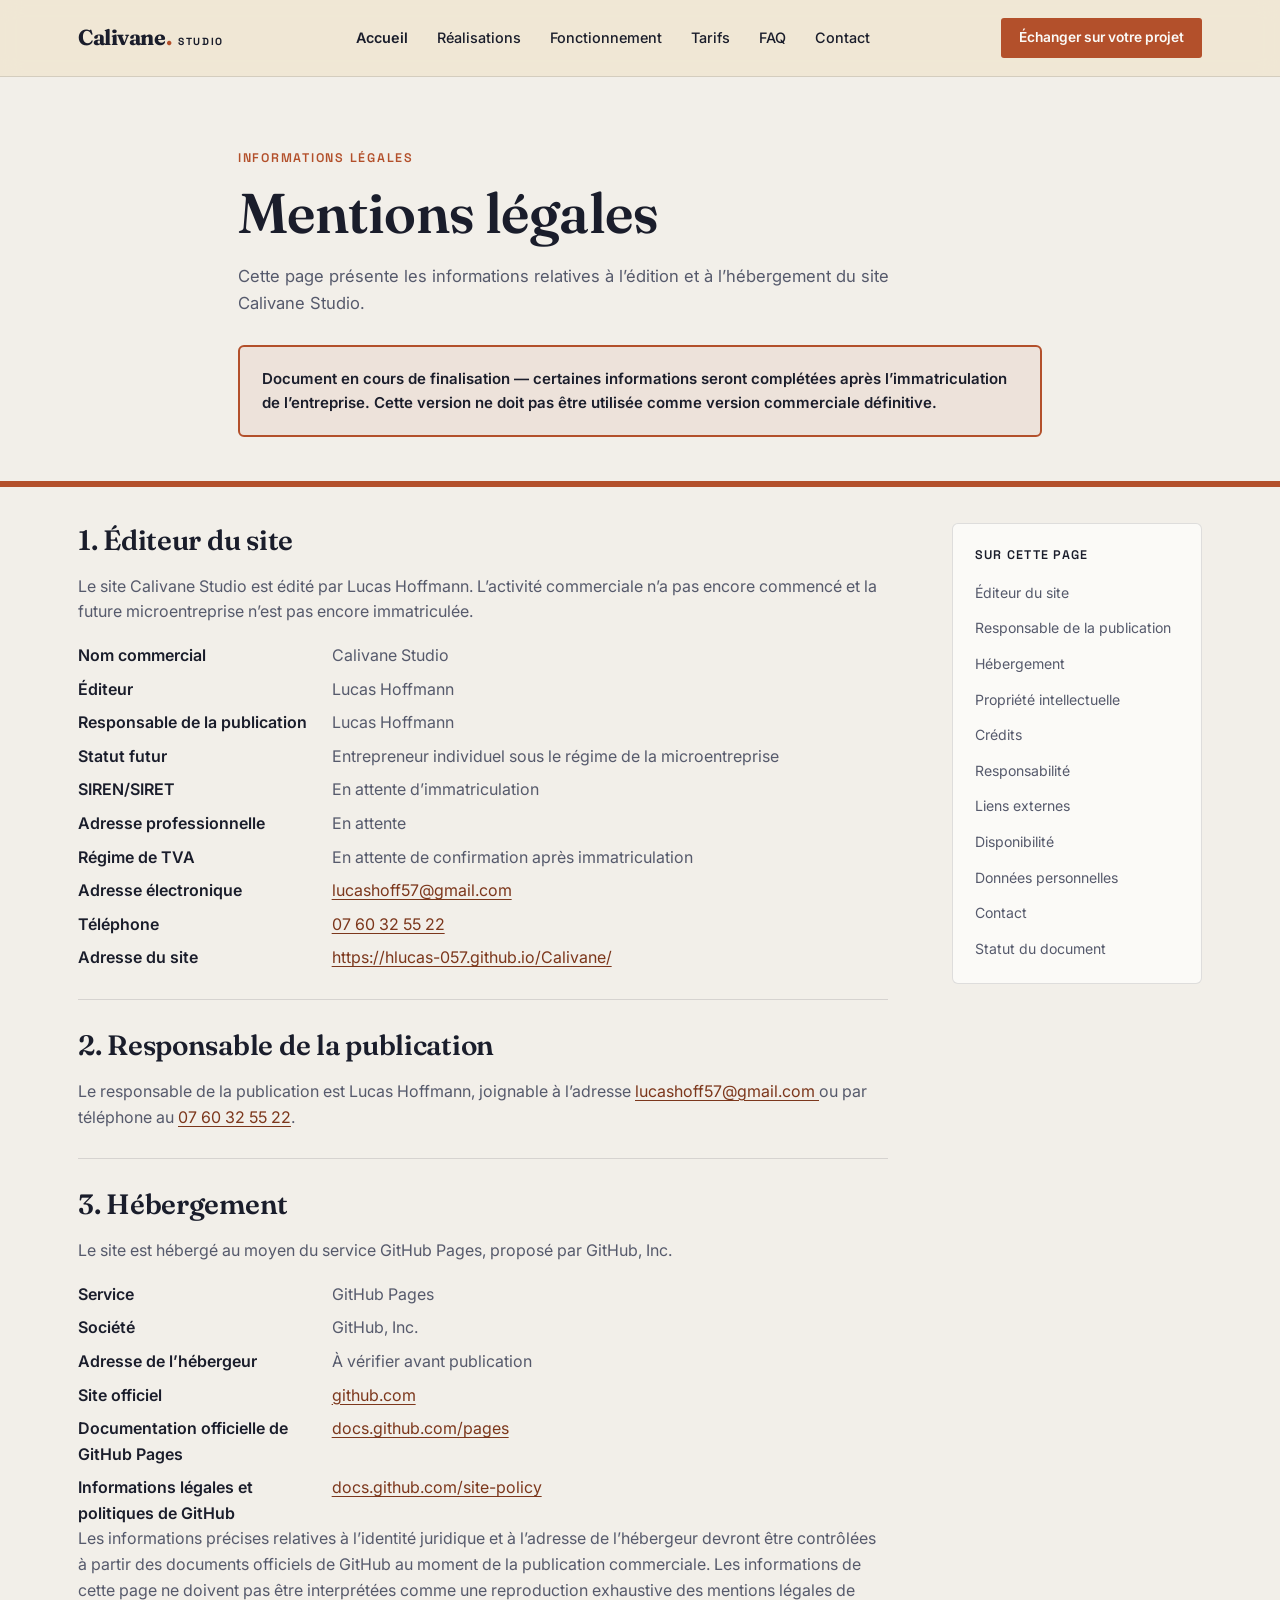
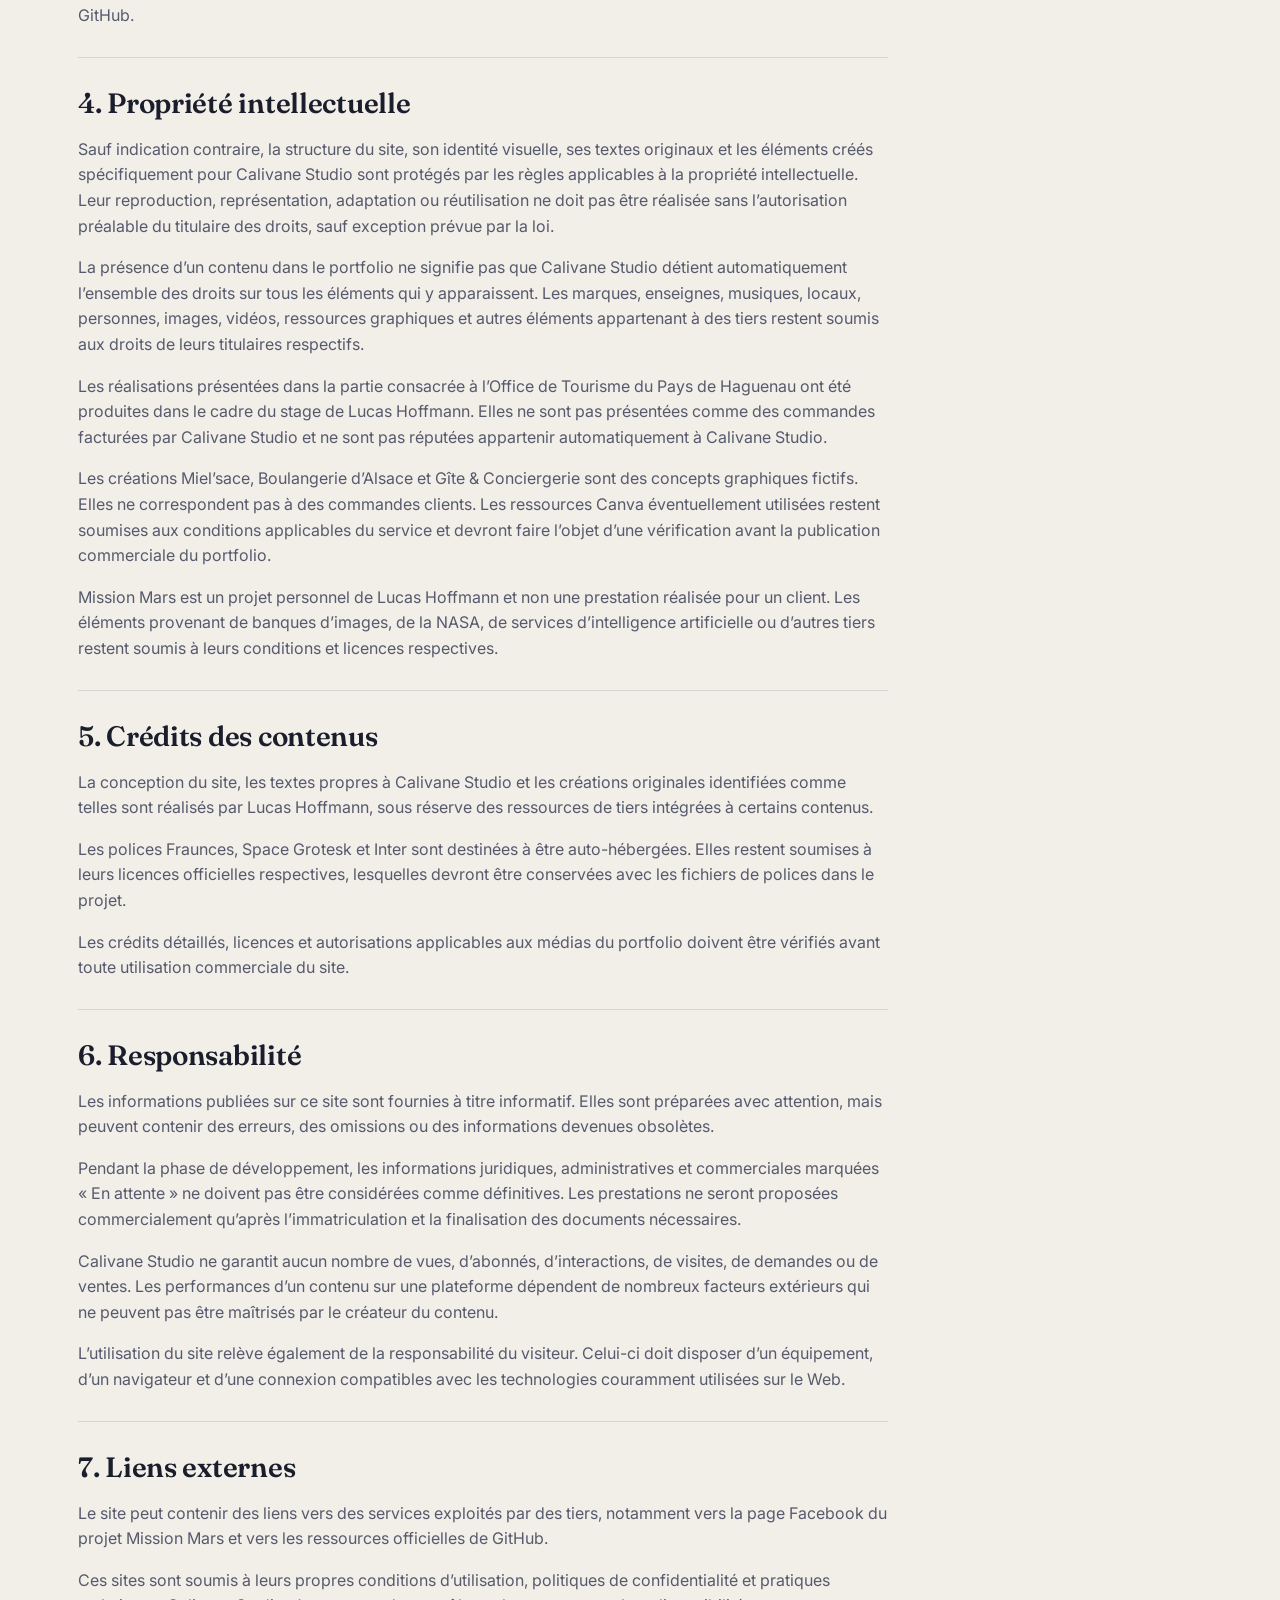
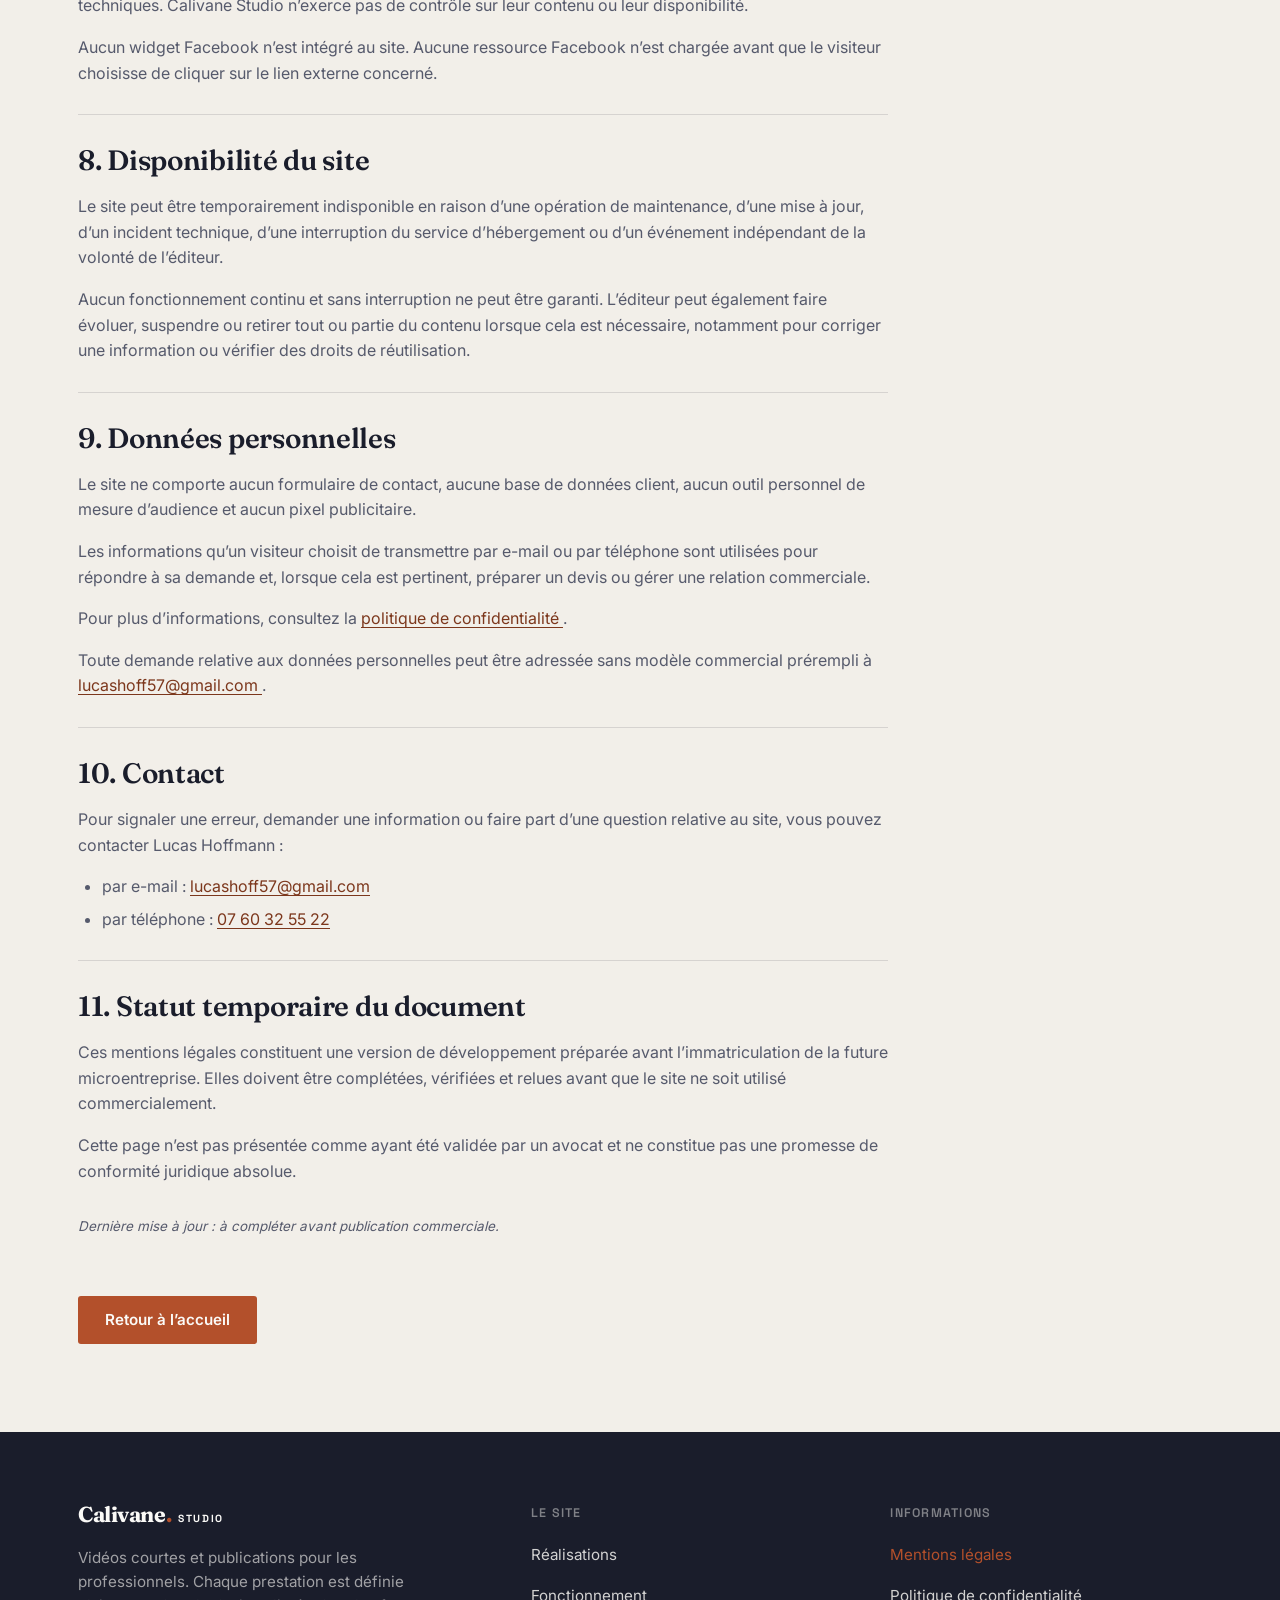
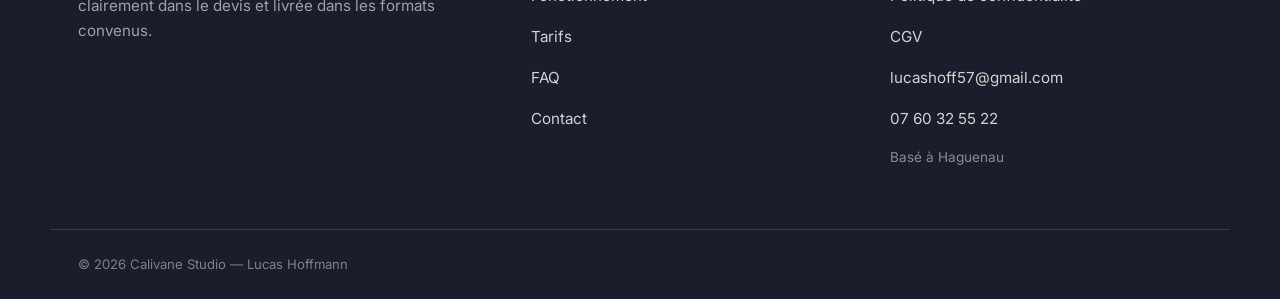
<file: mentions-legales.html>
<!DOCTYPE html>
<html lang="fr">

<head>
    <meta charset="UTF-8">
    <meta name="viewport" content="width=device-width, initial-scale=1.0, viewport-fit=cover">

    <title>Mentions légales | Calivane Studio</title>
    <meta name="description" content="Mentions légales du site Calivane Studio, édité par Lucas Hoffmann.">

    <meta name="robots" content="noindex, nofollow">
    <!-- TODO AVANT PUBLICATION : modifier l’indexation selon les instructions du README. -->
    <!-- TODO AVANT PUBLICATION : les mentions légales pourront rester en noindex, follow après le lancement. -->

    <link rel="canonical" href="https://hlucas-057.github.io/Calivane/mentions-legales.html">

    <!-- TODO AVANT PUBLICATION : mettre à jour canonical et toutes les URL absolues en cas de changement de domaine. -->

    <meta name="theme-color" content="#F2EFE9">

    <link rel="icon" href="favicon.svg" type="image/svg+xml">
    <link rel="icon" href="assets/icons/favicon-32x32.png" type="image/png" sizes="32x32">
    <link rel="apple-touch-icon" href="assets/icons/apple-touch-icon.png">
    <link rel="manifest" href="site.webmanifest">

    <!-- TODO AVANT PUBLICATION : générer et ajouter les icônes PNG attendues dans assets/icons/. -->
    <!-- TODO AVANT PUBLICATION : ajouter les polices WOFF2 dans assets/fonts/ et conserver leurs licences officielles. -->

    <link rel="stylesheet" href="assets/css/styles.css">
    <script src="assets/js/main.js" defer></script>
</head>

<body>
    <a class="skip-link" href="#main-content">Aller au contenu principal</a>

    <header class="site-header">
        <nav class="nav" aria-label="Navigation principale">
            <a class="logo" href="index.html" aria-label="Calivane Studio — Accueil">
                <span class="logo-main">
                    Calivane<span class="logo-dot" aria-hidden="true">.</span>
                </span>
                <span class="logo-studio">Studio</span>
            </a>

            <ul class="nav-links" id="navLinks">
                <li><a class="nav-home-link" href="index.html">Accueil</a></li>
                <li><a href="index.html#realisations">Réalisations</a></li>
                <li><a href="index.html#fonctionnement">Fonctionnement</a></li>
                <li><a href="index.html#tarifs">Tarifs</a></li>
                <li><a href="index.html#faq">FAQ</a></li>
                <li><a href="index.html#contact">Contact</a></li>
            </ul>

            <a class="nav-cta" href="index.html#contact">
                Échanger sur votre projet
            </a>

            <button class="burger" id="burgerBtn" type="button" aria-label="Ouvrir le menu" aria-expanded="false"
                aria-controls="navLinks">
                <span aria-hidden="true"></span>
            </button>
        </nav>
    </header>

    <main id="main-content">
        <section class="page-hero">
            <div class="wrap page-hero-inner">
                <p class="eyebrow">Informations légales</p>
                <h1>Mentions légales</h1>

                <p class="page-intro">
                    Cette page présente les informations relatives à l’édition et à
                    l’hébergement du site Calivane Studio.
                </p>

                <div class="legal-warning" role="note">
                    Document en cours de finalisation — certaines informations seront
                    complétées après l’immatriculation de l’entreprise. Cette version ne
                    doit pas être utilisée comme version commerciale définitive.
                </div>
            </div>
        </section>

        <div class="awning awning--to-paper" aria-hidden="true"></div>

        <div class="wrap legal-layout">
            <div class="legal-content">
                <article id="editeur">
                    <h2>1. Éditeur du site</h2>

                    <p>
                        Le site Calivane Studio est édité par Lucas Hoffmann. L’activité
                        commerciale n’a pas encore commencé et la future microentreprise
                        n’est pas encore immatriculée.
                    </p>

                    <dl class="legal-meta">
                        <dt>Nom commercial</dt>
                        <dd>Calivane Studio</dd>

                        <dt>Éditeur</dt>
                        <dd>Lucas Hoffmann</dd>

                        <dt>Responsable de la publication</dt>
                        <dd>Lucas Hoffmann</dd>

                        <dt>Statut futur</dt>
                        <dd>
                            Entrepreneur individuel sous le régime de la microentreprise
                        </dd>

                        <dt>SIREN/SIRET</dt>
                        <dd>En attente d’immatriculation</dd>

                        <dt>Adresse professionnelle</dt>
                        <dd>En attente</dd>

                        <dt>Régime de TVA</dt>
                        <dd>En attente de confirmation après immatriculation</dd>

                        <dt>Adresse électronique</dt>
                        <dd>
                            <a href="mailto:lucashoff57@gmail.com">
                                lucashoff57@gmail.com
                            </a>
                        </dd>

                        <dt>Téléphone</dt>
                        <dd>
                            <a href="tel:+33760325522">07 60 32 55 22</a>
                        </dd>

                        <dt>Adresse du site</dt>
                        <dd>
                            <a href="https://hlucas-057.github.io/Calivane/">
                                https://hlucas-057.github.io/Calivane/
                            </a>
                        </dd>
                    </dl>

                    <!-- TODO AVANT PUBLICATION : renseigner le SIREN/SIRET après l’immatriculation. -->
                    <!-- TODO AVANT PUBLICATION : renseigner l’adresse professionnelle sans publier une adresse personnelle non destinée à être rendue publique. -->
                    <!-- TODO AVANT PUBLICATION : confirmer le régime de TVA applicable après l’immatriculation. -->
                </article>

                <article id="responsable-publication">
                    <h2>2. Responsable de la publication</h2>

                    <p>
                        Le responsable de la publication est Lucas Hoffmann, joignable à
                        l’adresse
                        <a href="mailto:lucashoff57@gmail.com">
                            lucashoff57@gmail.com
                        </a>
                        ou par téléphone au
                        <a href="tel:+33760325522">07 60 32 55 22</a>.
                    </p>
                </article>

                <article id="hebergement">
                    <h2>3. Hébergement</h2>

                    <p>
                        Le site est hébergé au moyen du service GitHub Pages, proposé par
                        GitHub, Inc.
                    </p>

                    <dl class="legal-meta">
                        <dt>Service</dt>
                        <dd>GitHub Pages</dd>

                        <dt>Société</dt>
                        <dd>GitHub, Inc.</dd>

                        <dt>Adresse de l’hébergeur</dt>
                        <dd>À vérifier avant publication</dd>

                        <dt>Site officiel</dt>
                        <dd>
                            <a href="https://github.com/" target="_blank" rel="noopener noreferrer">
                                github.com
                            </a>
                        </dd>

                        <dt>Documentation officielle de GitHub Pages</dt>
                        <dd>
                            <a href="https://docs.github.com/pages" target="_blank" rel="noopener noreferrer">
                                docs.github.com/pages
                            </a>
                        </dd>

                        <dt>Informations légales et politiques de GitHub</dt>
                        <dd>
                            <a href="https://docs.github.com/site-policy" target="_blank" rel="noopener noreferrer">
                                docs.github.com/site-policy
                            </a>
                        </dd>
                    </dl>

                    <p>
                        Les informations précises relatives à l’identité juridique et à
                        l’adresse de l’hébergeur devront être contrôlées à partir des
                        documents officiels de GitHub au moment de la publication
                        commerciale. Les informations de cette page ne doivent pas être
                        interprétées comme une reproduction exhaustive des mentions
                        légales de GitHub.
                    </p>

                    <!-- TODO AVANT PUBLICATION : vérifier les informations exactes et à jour de l’hébergeur à partir des documents officiels de GitHub. -->
                </article>

                <article id="propriete-intellectuelle">
                    <h2>4. Propriété intellectuelle</h2>

                    <p>
                        Sauf indication contraire, la structure du site, son identité
                        visuelle, ses textes originaux et les éléments créés
                        spécifiquement pour Calivane Studio sont protégés par les règles
                        applicables à la propriété intellectuelle. Leur reproduction,
                        représentation, adaptation ou réutilisation ne doit pas être
                        réalisée sans l’autorisation préalable du titulaire des droits,
                        sauf exception prévue par la loi.
                    </p>

                    <p>
                        La présence d’un contenu dans le portfolio ne signifie pas que
                        Calivane Studio détient automatiquement l’ensemble des droits sur
                        tous les éléments qui y apparaissent. Les marques, enseignes,
                        musiques, locaux, personnes, images, vidéos, ressources graphiques
                        et autres éléments appartenant à des tiers restent soumis aux
                        droits de leurs titulaires respectifs.
                    </p>

                    <p>
                        Les réalisations présentées dans la partie consacrée à l’Office de
                        Tourisme du Pays de Haguenau ont été produites dans le cadre du
                        stage de Lucas Hoffmann. Elles ne sont pas présentées comme des
                        commandes facturées par Calivane Studio et ne sont pas réputées
                        appartenir automatiquement à Calivane Studio.
                    </p>

                    <p>
                        Les créations Miel’sace, Boulangerie d’Alsace et Gîte &amp;
                        Conciergerie sont des concepts graphiques fictifs. Elles ne
                        correspondent pas à des commandes clients. Les ressources Canva
                        éventuellement utilisées restent soumises aux conditions
                        applicables du service et devront faire l’objet d’une vérification
                        avant la publication commerciale du portfolio.
                    </p>

                    <p>
                        Mission Mars est un projet personnel de Lucas Hoffmann et non une
                        prestation réalisée pour un client. Les éléments provenant de
                        banques d’images, de la NASA, de services d’intelligence
                        artificielle ou d’autres tiers restent soumis à leurs conditions
                        et licences respectives.
                    </p>

                    <!-- TODO AVANT PUBLICATION : obtenir l’autorisation écrite de l’Office de Tourisme pour la présentation des réalisations de stage. -->
                    <!-- TODO AVANT PUBLICATION : vérifier les droits des établissements, marques et personnes visibles dans les contenus du portfolio. -->
                    <!-- TODO AVANT PUBLICATION : vérifier les droits de rediffusion des musiques CapCut utilisées dans les vidéos de stage. -->
                    <!-- TODO AVANT PUBLICATION : vérifier les conditions d’utilisation des ressources Canva présentées dans le portfolio. -->
                    <!-- TODO AVANT PUBLICATION : vérifier les ressources Mission Mars, notamment la voix IA CapCut, les banques d’images, les contenus NASA, les vidéos générées par IA et les pistes audio finales. -->
                </article>

                <article id="credits">
                    <h2>5. Crédits des contenus</h2>

                    <p>
                        La conception du site, les textes propres à Calivane Studio et les
                        créations originales identifiées comme telles sont réalisés par
                        Lucas Hoffmann, sous réserve des ressources de tiers intégrées à
                        certains contenus.
                    </p>

                    <p>
                        Les polices Fraunces, Space Grotesk et Inter sont destinées à être
                        auto-hébergées. Elles restent soumises à leurs licences officielles
                        respectives, lesquelles devront être conservées avec les fichiers
                        de polices dans le projet.
                    </p>

                    <p>
                        Les crédits détaillés, licences et autorisations applicables aux
                        médias du portfolio doivent être vérifiés avant toute utilisation
                        commerciale du site.
                    </p>

                    <!-- TODO AVANT PUBLICATION : ajouter les fichiers WOFF2 officiels et conserver les licences des polices dans assets/fonts/. -->
                    <!-- TODO AVANT PUBLICATION : valider et documenter les droits de chaque média présenté dans le portfolio. -->
                </article>

                <article id="responsabilite">
                    <h2>6. Responsabilité</h2>

                    <p>
                        Les informations publiées sur ce site sont fournies à titre
                        informatif. Elles sont préparées avec attention, mais peuvent
                        contenir des erreurs, des omissions ou des informations devenues
                        obsolètes.
                    </p>

                    <p>
                        Pendant la phase de développement, les informations juridiques,
                        administratives et commerciales marquées « En attente » ne doivent
                        pas être considérées comme définitives. Les prestations ne seront
                        proposées commercialement qu’après l’immatriculation et la
                        finalisation des documents nécessaires.
                    </p>

                    <p>
                        Calivane Studio ne garantit aucun nombre de vues, d’abonnés,
                        d’interactions, de visites, de demandes ou de ventes. Les
                        performances d’un contenu sur une plateforme dépendent de nombreux
                        facteurs extérieurs qui ne peuvent pas être maîtrisés par le
                        créateur du contenu.
                    </p>

                    <p>
                        L’utilisation du site relève également de la responsabilité du
                        visiteur. Celui-ci doit disposer d’un équipement, d’un navigateur
                        et d’une connexion compatibles avec les technologies couramment
                        utilisées sur le Web.
                    </p>
                </article>

                <article id="liens-externes">
                    <h2>7. Liens externes</h2>

                    <p>
                        Le site peut contenir des liens vers des services exploités par des
                        tiers, notamment vers la page Facebook du projet Mission Mars et
                        vers les ressources officielles de GitHub.
                    </p>

                    <p>
                        Ces sites sont soumis à leurs propres conditions d’utilisation,
                        politiques de confidentialité et pratiques techniques. Calivane
                        Studio n’exerce pas de contrôle sur leur contenu ou leur
                        disponibilité.
                    </p>

                    <p>
                        Aucun widget Facebook n’est intégré au site. Aucune ressource
                        Facebook n’est chargée avant que le visiteur choisisse de cliquer
                        sur le lien externe concerné.
                    </p>
                </article>

                <article id="disponibilite">
                    <h2>8. Disponibilité du site</h2>

                    <p>
                        Le site peut être temporairement indisponible en raison d’une
                        opération de maintenance, d’une mise à jour, d’un incident
                        technique, d’une interruption du service d’hébergement ou d’un
                        événement indépendant de la volonté de l’éditeur.
                    </p>

                    <p>
                        Aucun fonctionnement continu et sans interruption ne peut être
                        garanti. L’éditeur peut également faire évoluer, suspendre ou
                        retirer tout ou partie du contenu lorsque cela est nécessaire,
                        notamment pour corriger une information ou vérifier des droits de
                        réutilisation.
                    </p>
                </article>

                <article id="donnees-personnelles">
                    <h2>9. Données personnelles</h2>

                    <p>
                        Le site ne comporte aucun formulaire de contact, aucune base de
                        données client, aucun outil personnel de mesure d’audience et aucun
                        pixel publicitaire.
                    </p>

                    <p>
                        Les informations qu’un visiteur choisit de transmettre par e-mail
                        ou par téléphone sont utilisées pour répondre à sa demande et,
                        lorsque cela est pertinent, préparer un devis ou gérer une
                        relation commerciale.
                    </p>

                    <p>
                        Pour plus d’informations, consultez la
                        <a href="politique-confidentialite.html">
                            politique de confidentialité
                        </a>.
                    </p>

                    <p>
                        Toute demande relative aux données personnelles peut être adressée
                        sans modèle commercial prérempli à
                        <a href="mailto:lucashoff57@gmail.com">
                            lucashoff57@gmail.com
                        </a>.
                    </p>
                </article>

                <article id="contact">
                    <h2>10. Contact</h2>

                    <p>
                        Pour signaler une erreur, demander une information ou faire part
                        d’une question relative au site, vous pouvez contacter Lucas
                        Hoffmann :
                    </p>

                    <ul>
                        <li>
                            par e-mail :
                            <a href="mailto:lucashoff57@gmail.com">
                                lucashoff57@gmail.com
                            </a>
                        </li>
                        <li>
                            par téléphone :
                            <a href="tel:+33760325522">07 60 32 55 22</a>
                        </li>
                    </ul>
                </article>

                <article id="statut-document">
                    <h2>11. Statut temporaire du document</h2>

                    <p>
                        Ces mentions légales constituent une version de développement
                        préparée avant l’immatriculation de la future microentreprise. Elles
                        doivent être complétées, vérifiées et relues avant que le site ne
                        soit utilisé commercialement.
                    </p>

                    <p>
                        Cette page n’est pas présentée comme ayant été validée par un
                        avocat et ne constitue pas une promesse de conformité juridique
                        absolue.
                    </p>

                    <p class="last-update">
                        Dernière mise à jour : à compléter avant publication commerciale.
                    </p>

                    <!-- TODO AVANT PUBLICATION : retirer l’avertissement juridique temporaire uniquement après avoir complété et vérifié le document. -->
                    <!-- TODO AVANT PUBLICATION : faire relire les mentions légales avant leur utilisation commerciale. -->
                    <!-- TODO AVANT PUBLICATION : renseigner la date de dernière mise à jour. -->
                </article>

                <div class="back-home">
                    <a class="btn btn-primary" href="index.html">
                        Retour à l’accueil
                    </a>
                </div>
            </div>

            <aside class="legal-aside" aria-label="Sommaire des mentions légales">
                <h2>Sur cette page</h2>
                <ul>
                    <li><a href="#editeur">Éditeur du site</a></li>
                    <li>
                        <a href="#responsable-publication">
                            Responsable de la publication
                        </a>
                    </li>
                    <li><a href="#hebergement">Hébergement</a></li>
                    <li>
                        <a href="#propriete-intellectuelle">
                            Propriété intellectuelle
                        </a>
                    </li>
                    <li><a href="#credits">Crédits</a></li>
                    <li><a href="#responsabilite">Responsabilité</a></li>
                    <li><a href="#liens-externes">Liens externes</a></li>
                    <li><a href="#disponibilite">Disponibilité</a></li>
                    <li><a href="#donnees-personnelles">Données personnelles</a></li>
                    <li><a href="#contact">Contact</a></li>
                    <li><a href="#statut-document">Statut du document</a></li>
                </ul>
            </aside>
        </div>
    </main>

    <footer class="site-footer">
        <div class="wrap footer-top">
            <div class="footer-brand">
                <a class="logo" href="index.html" aria-label="Calivane Studio — Accueil">
                    <span class="logo-main">
                        Calivane<span class="logo-dot" aria-hidden="true">.</span>
                    </span>
                    <span class="logo-studio">Studio</span>
                </a>

                <p>
                    Vidéos courtes et publications pour les professionnels. Chaque
                    prestation est définie clairement dans le devis et livrée dans les
                    formats convenus.
                </p>
            </div>

            <div class="footer-col">
                <h2>Le site</h2>
                <ul>
                    <li><a href="index.html#realisations">Réalisations</a></li>
                    <li><a href="index.html#fonctionnement">Fonctionnement</a></li>
                    <li><a href="index.html#tarifs">Tarifs</a></li>
                    <li><a href="index.html#faq">FAQ</a></li>
                    <li><a href="index.html#contact">Contact</a></li>
                </ul>
            </div>

            <div class="footer-col">
                <h2>Informations</h2>
                <ul>
                    <li>
                        <a href="mentions-legales.html" aria-current="page">
                            Mentions légales
                        </a>
                    </li>
                    <li>
                        <a href="politique-confidentialite.html">
                            Politique de confidentialité
                        </a>
                    </li>
                    <li><a href="cgv.html">CGV</a></li>
                    <li>
                        <a href="mailto:lucashoff57@gmail.com">
                            lucashoff57@gmail.com
                        </a>
                    </li>
                    <li><a href="tel:+33760325522">07 60 32 55 22</a></li>
                    <li class="muted">Basé à Haguenau</li>
                </ul>
            </div>
        </div>

        <div class="wrap footer-bottom">
            <span>
                © <span id="currentYear">2026</span> Calivane Studio — Lucas Hoffmann
            </span>
        </div>
    </footer>

    <!-- TODO AVANT PUBLICATION : tester tous les liens de cette page. -->
    <!-- TODO AVANT PUBLICATION : tester cette page sur appareils réels et avec un lecteur d’écran. -->
    <!-- TODO AVANT PUBLICATION : mettre à jour toutes les URL en cas de domaine personnalisé. -->
    <!-- TODO AVANT PUBLICATION : vérifier une dernière fois la disponibilité et les risques liés au nom commercial Calivane Studio. -->
</body>

</html>
</file>
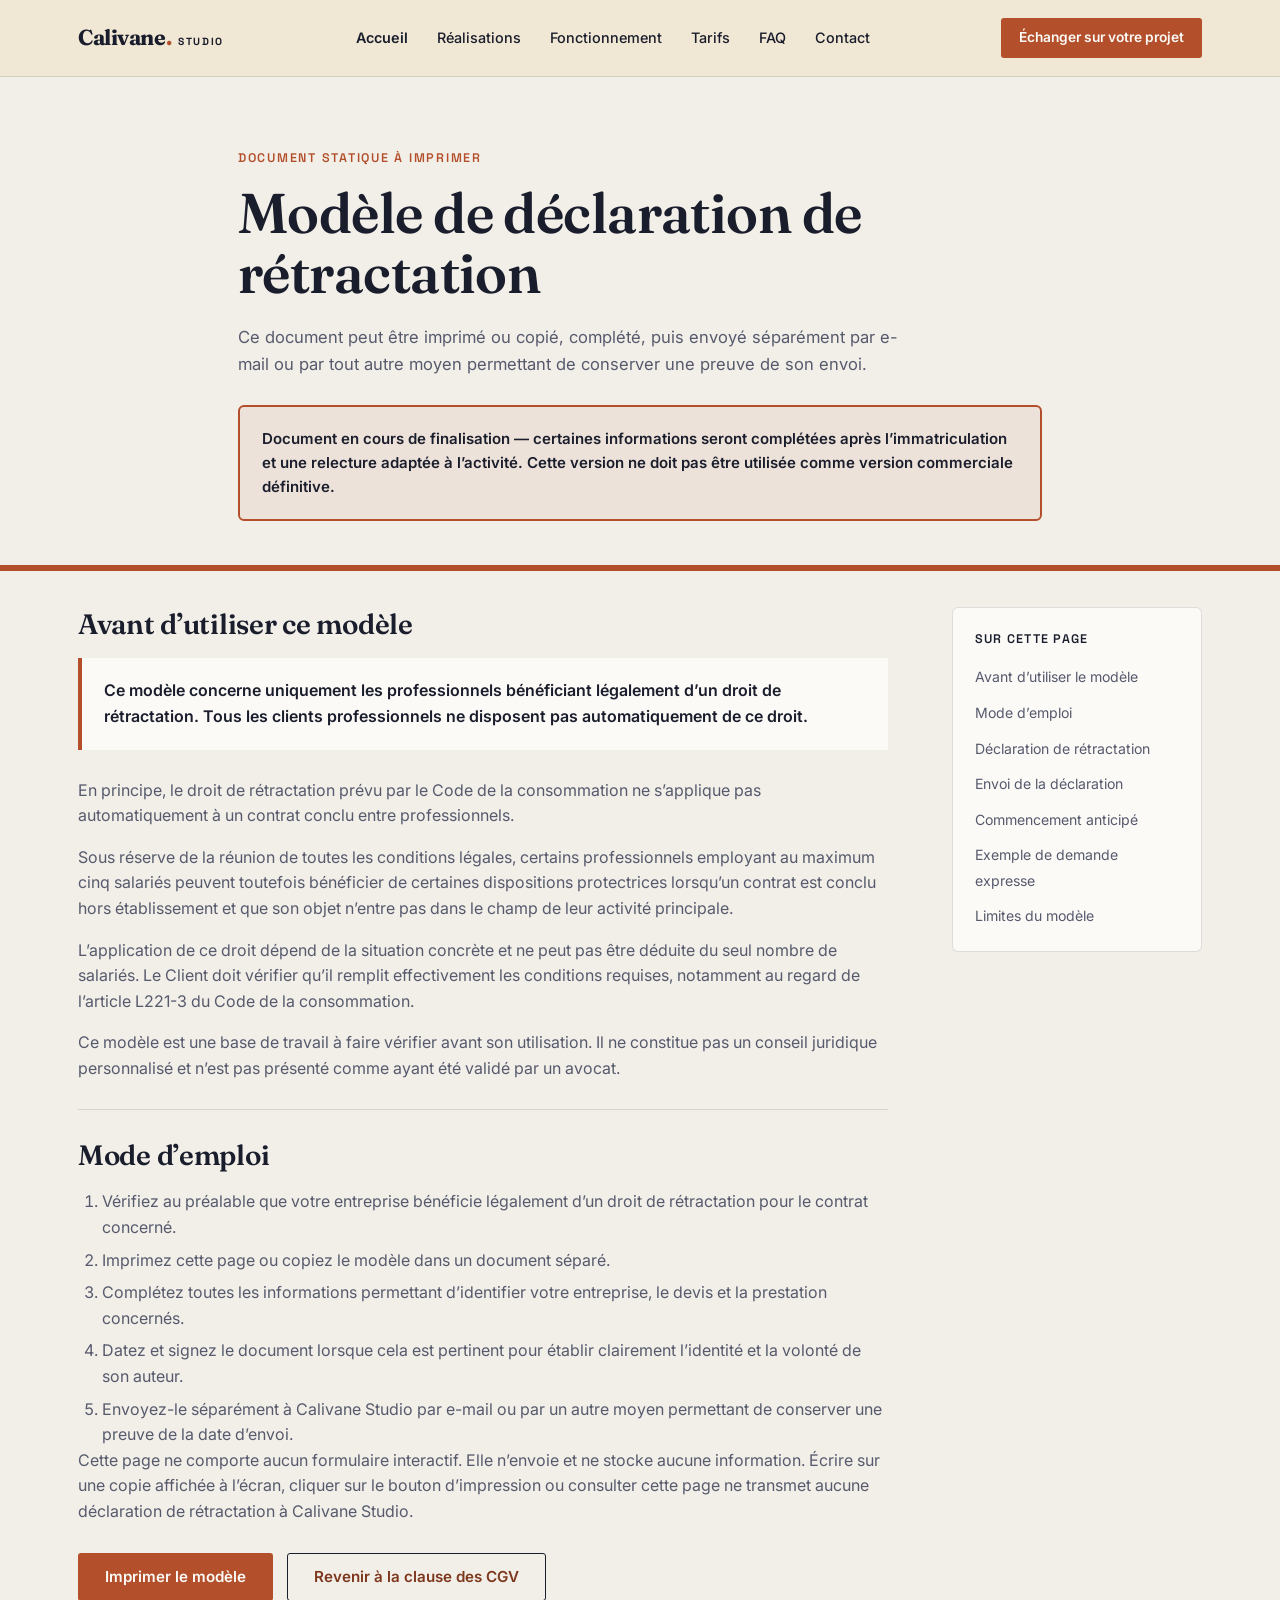
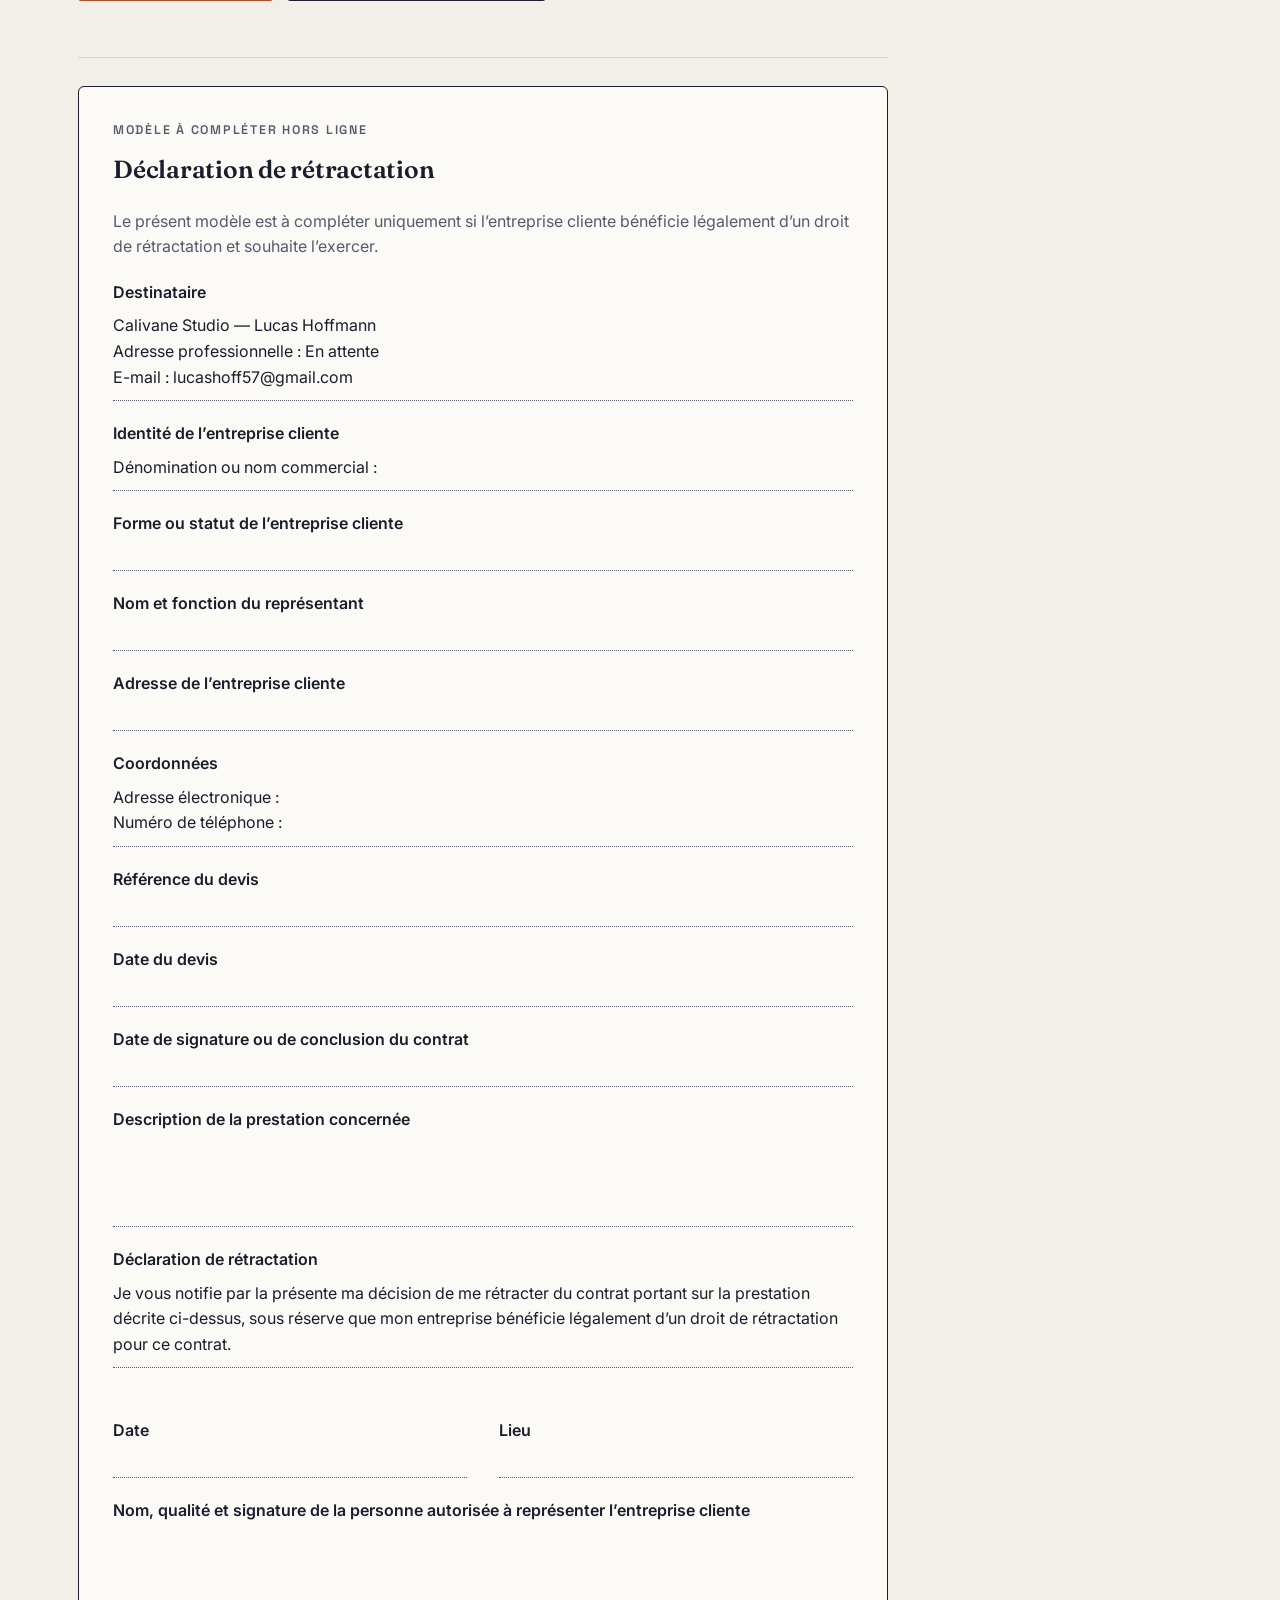
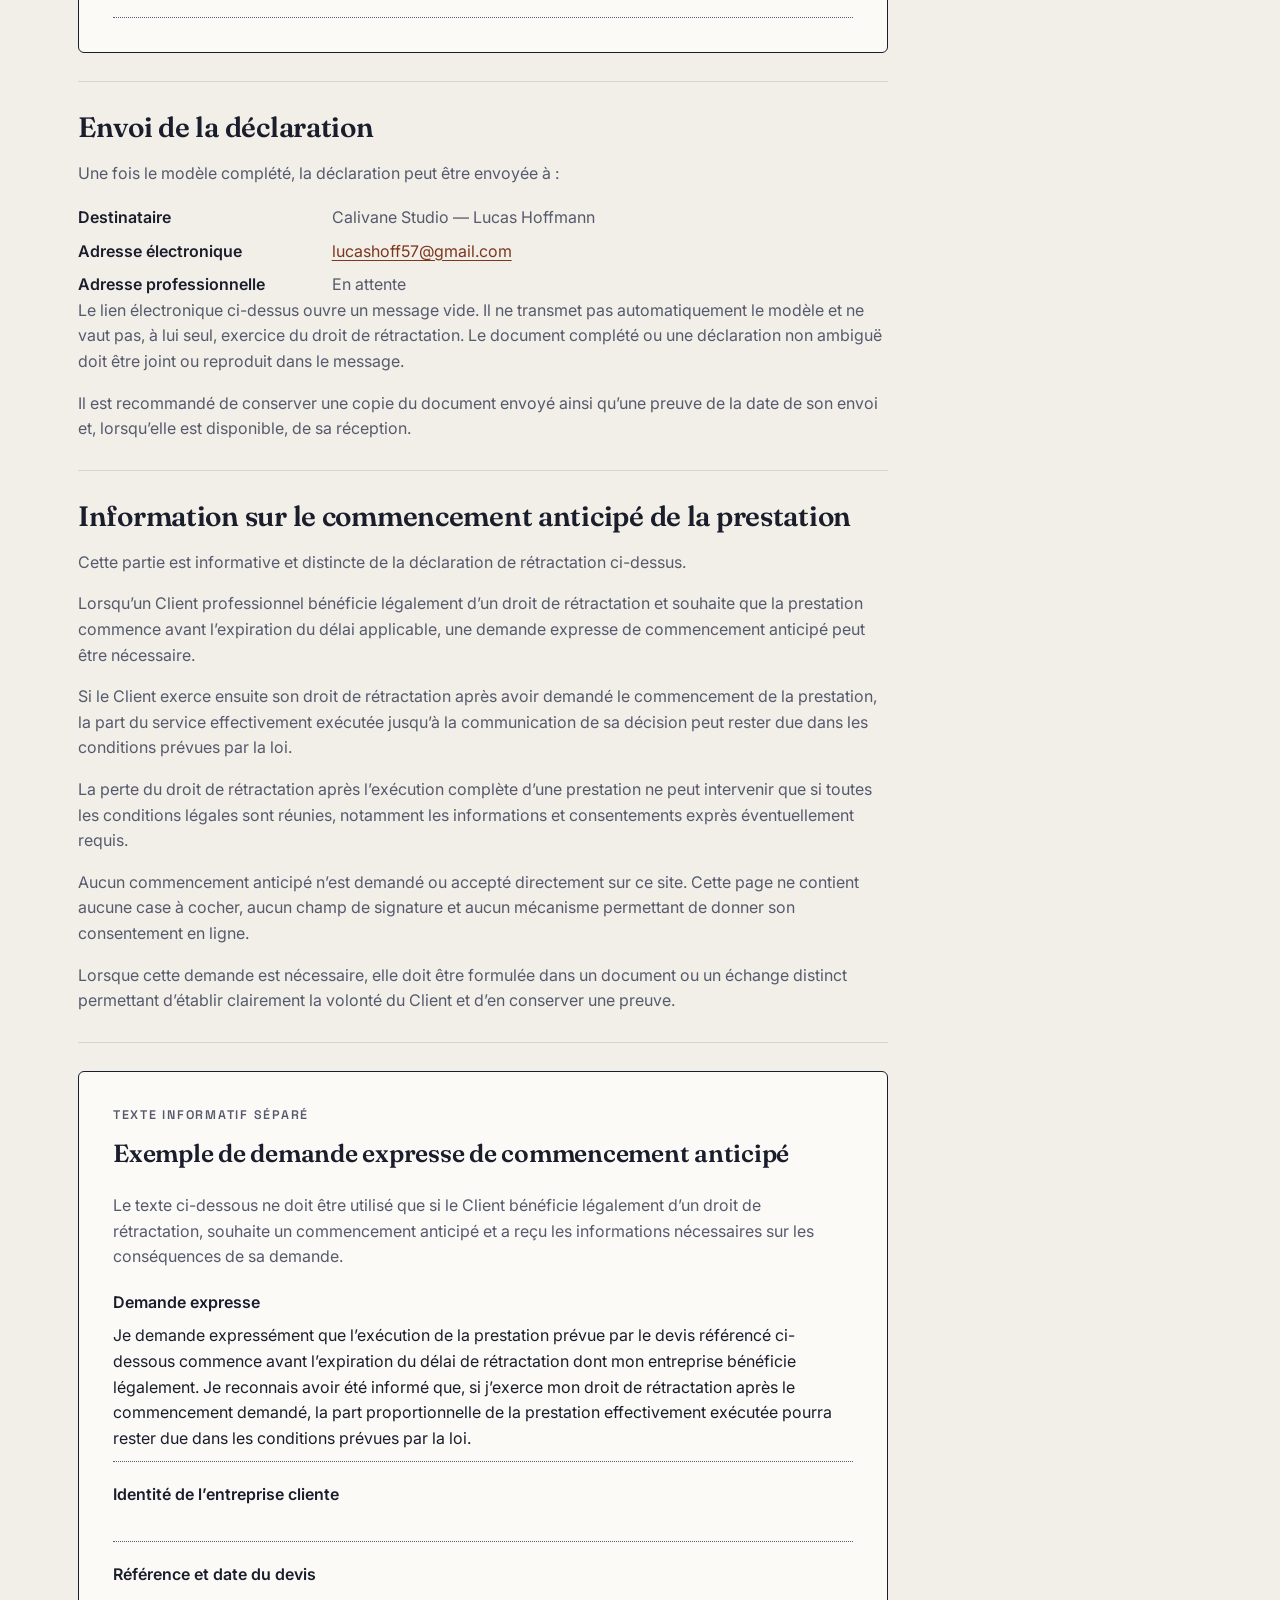
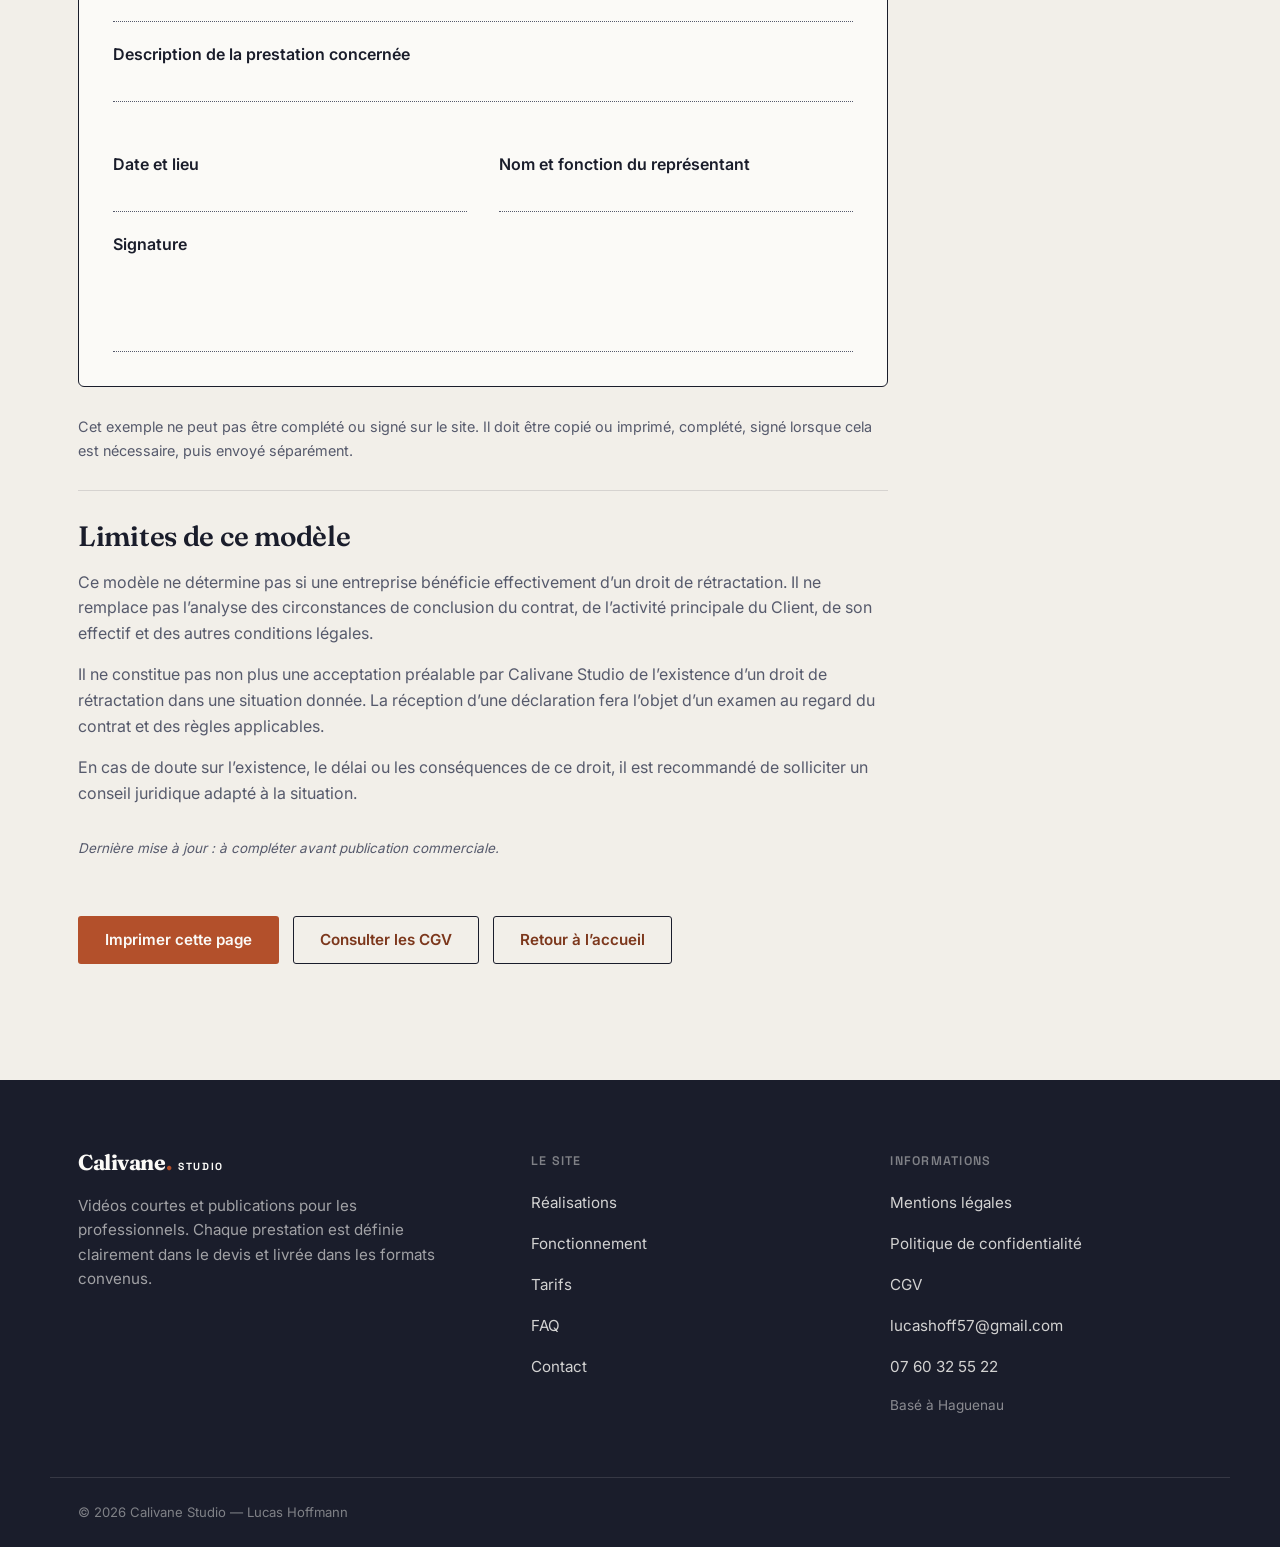
<file: retraction.html>
<!DOCTYPE html>
<html lang="fr">

<head>
    <meta charset="UTF-8">
    <meta name="viewport" content="width=device-width, initial-scale=1.0, viewport-fit=cover">

    <title>Modèle de rétractation pour certains professionnels | Calivane Studio</title>
    <meta name="description"
        content="Modèle statique de déclaration de rétractation destiné uniquement aux professionnels qui bénéficient légalement d’un droit de rétractation.">

    <meta name="robots" content="noindex, nofollow">
    <!-- TODO AVANT PUBLICATION : modifier l’indexation selon les instructions du README. -->
    <!-- TODO AVANT PUBLICATION : cette page devra rester en noindex, follow ou noindex, nofollow après le lancement. -->

    <link rel="canonical" href="https://hlucas-057.github.io/Calivane/retractation.html">

    <!-- TODO AVANT PUBLICATION : mettre à jour canonical et toutes les URL absolues en cas de changement de domaine. -->

    <meta name="theme-color" content="#F2EFE9">

    <link rel="icon" href="favicon.svg" type="image/svg+xml">
    <link rel="icon" href="assets/icons/favicon-32x32.png" type="image/png" sizes="32x32">
    <link rel="apple-touch-icon" href="assets/icons/apple-touch-icon.png">
    <link rel="manifest" href="site.webmanifest">

    <!-- TODO AVANT PUBLICATION : générer et ajouter les icônes PNG attendues dans assets/icons/. -->
    <!-- TODO AVANT PUBLICATION : ajouter les polices WOFF2 dans assets/fonts/ et conserver leurs licences officielles. -->

    <link rel="stylesheet" href="assets/css/styles.css">
    <script src="assets/js/main.js" defer></script>
</head>

<body>
    <a class="skip-link" href="#main-content">Aller au contenu principal</a>

    <header class="site-header">
        <nav class="nav" aria-label="Navigation principale">
            <a class="logo" href="index.html" aria-label="Calivane Studio — Accueil">
                <span class="logo-main">
                    Calivane<span class="logo-dot" aria-hidden="true">.</span>
                </span>
                <span class="logo-studio">Studio</span>
            </a>

            <ul class="nav-links" id="navLinks">
                <li><a class="nav-home-link" href="index.html">Accueil</a></li>
                <li><a href="index.html#realisations">Réalisations</a></li>
                <li><a href="index.html#fonctionnement">Fonctionnement</a></li>
                <li><a href="index.html#tarifs">Tarifs</a></li>
                <li><a href="index.html#faq">FAQ</a></li>
                <li><a href="index.html#contact">Contact</a></li>
            </ul>

            <a class="nav-cta" href="index.html#contact">
                Échanger sur votre projet
            </a>

            <button class="burger" id="burgerBtn" type="button" aria-label="Ouvrir le menu" aria-expanded="false"
                aria-controls="navLinks">
                <span aria-hidden="true"></span>
            </button>
        </nav>
    </header>

    <main id="main-content">
        <section class="page-hero">
            <div class="wrap page-hero-inner">
                <p class="eyebrow">Document statique à imprimer</p>

                <h1>Modèle de déclaration de rétractation</h1>

                <p class="page-intro">
                    Ce document peut être imprimé ou copié, complété, puis envoyé
                    séparément par e-mail ou par tout autre moyen permettant de conserver
                    une preuve de son envoi.
                </p>

                <div class="legal-warning" role="note">
                    Document en cours de finalisation — certaines informations seront
                    complétées après l’immatriculation et une relecture adaptée à
                    l’activité. Cette version ne doit pas être utilisée comme version
                    commerciale définitive.
                </div>
            </div>
        </section>

        <div class="awning awning--to-paper" aria-hidden="true"></div>

        <div class="wrap legal-layout">
            <div class="legal-content">
                <article id="avertissement">
                    <h2>Avant d’utiliser ce modèle</h2>

                    <div class="withdrawal-notice">
                        Ce modèle concerne uniquement les professionnels bénéficiant
                        légalement d’un droit de rétractation. Tous les clients
                        professionnels ne disposent pas automatiquement de ce droit.
                    </div>

                    <p>
                        En principe, le droit de rétractation prévu par le Code de la
                        consommation ne s’applique pas automatiquement à un contrat conclu
                        entre professionnels.
                    </p>

                    <p>
                        Sous réserve de la réunion de toutes les conditions légales,
                        certains professionnels employant au maximum cinq salariés peuvent
                        toutefois bénéficier de certaines dispositions protectrices
                        lorsqu’un contrat est conclu hors établissement et que son objet
                        n’entre pas dans le champ de leur activité principale.
                    </p>

                    <p>
                        L’application de ce droit dépend de la situation concrète et ne
                        peut pas être déduite du seul nombre de salariés. Le Client doit
                        vérifier qu’il remplit effectivement les conditions requises,
                        notamment au regard de l’article L221-3 du Code de la consommation.
                    </p>

                    <p>
                        Ce modèle est une base de travail à faire vérifier avant son
                        utilisation. Il ne constitue pas un conseil juridique personnalisé
                        et n’est pas présenté comme ayant été validé par un avocat.
                    </p>

                    <!-- TODO AVANT PUBLICATION : faire vérifier juridiquement ce modèle de rétractation et son adéquation avec les articles L221-3, L221-25 et L221-28 du Code de la consommation. -->
                    <!-- TODO AVANT PUBLICATION : retirer l’avertissement juridique temporaire uniquement après finalisation et relecture du document. -->
                </article>

                <article id="instructions">
                    <h2>Mode d’emploi</h2>

                    <ol>
                        <li>
                            Vérifiez au préalable que votre entreprise bénéficie légalement
                            d’un droit de rétractation pour le contrat concerné.
                        </li>
                        <li>
                            Imprimez cette page ou copiez le modèle dans un document séparé.
                        </li>
                        <li>
                            Complétez toutes les informations permettant d’identifier votre
                            entreprise, le devis et la prestation concernés.
                        </li>
                        <li>
                            Datez et signez le document lorsque cela est pertinent pour
                            établir clairement l’identité et la volonté de son auteur.
                        </li>
                        <li>
                            Envoyez-le séparément à Calivane Studio par e-mail ou par un
                            autre moyen permettant de conserver une preuve de la date
                            d’envoi.
                        </li>
                    </ol>

                    <p>
                        Cette page ne comporte aucun formulaire interactif. Elle n’envoie
                        et ne stocke aucune information. Écrire sur une copie affichée à
                        l’écran, cliquer sur le bouton d’impression ou consulter cette page
                        ne transmet aucune déclaration de rétractation à Calivane Studio.
                    </p>

                    <div class="print-actions">
                        <button class="btn btn-primary" type="button" data-print-button>
                            Imprimer le modèle
                        </button>

                        <a class="btn btn-ghost" href="cgv.html#retractation-professionnels">
                            Revenir à la clause des CGV
                        </a>
                    </div>

                    <noscript>
                        <p>
                            JavaScript est désactivé. Le document reste imprimable avec la
                            commande d’impression habituelle de votre navigateur.
                        </p>
                    </noscript>
                </article>

                <article id="modele">
                    <div class="static-form-model">
                        <p class="eyebrow">Modèle à compléter hors ligne</p>

                        <h2>Déclaration de rétractation</h2>

                        <p>
                            Le présent modèle est à compléter uniquement si l’entreprise
                            cliente bénéficie légalement d’un droit de rétractation et
                            souhaite l’exercer.
                        </p>

                        <div class="model-field">
                            <strong>Destinataire</strong>
                            Calivane Studio — Lucas Hoffmann<br>
                            Adresse professionnelle : En attente<br>
                            E-mail : lucashoff57@gmail.com
                        </div>

                        <div class="model-field">
                            <strong>Identité de l’entreprise cliente</strong>
                            Dénomination ou nom commercial :
                        </div>

                        <div class="model-field">
                            <strong>Forme ou statut de l’entreprise cliente</strong>
                        </div>

                        <div class="model-field">
                            <strong>Nom et fonction du représentant</strong>
                        </div>

                        <div class="model-field">
                            <strong>Adresse de l’entreprise cliente</strong>
                        </div>

                        <div class="model-field">
                            <strong>Coordonnées</strong>
                            Adresse électronique :<br>
                            Numéro de téléphone :
                        </div>

                        <div class="model-field">
                            <strong>Référence du devis</strong>
                        </div>

                        <div class="model-field">
                            <strong>Date du devis</strong>
                        </div>

                        <div class="model-field">
                            <strong>Date de signature ou de conclusion du contrat</strong>
                        </div>

                        <div class="model-field model-field--large">
                            <strong>Description de la prestation concernée</strong>
                        </div>

                        <div class="model-field model-field--large">
                            <strong>Déclaration de rétractation</strong>
                            Je vous notifie par la présente ma décision de me rétracter du
                            contrat portant sur la prestation décrite ci-dessus, sous réserve
                            que mon entreprise bénéficie légalement d’un droit de
                            rétractation pour ce contrat.
                        </div>

                        <div class="signature-grid">
                            <div class="model-field">
                                <strong>Date</strong>
                            </div>

                            <div class="model-field">
                                <strong>Lieu</strong>
                            </div>
                        </div>

                        <div class="model-field model-field--large">
                            <strong>
                                Nom, qualité et signature de la personne autorisée à représenter
                                l’entreprise cliente
                            </strong>
                        </div>
                    </div>
                </article>

                <article id="envoi">
                    <h2>Envoi de la déclaration</h2>

                    <p>
                        Une fois le modèle complété, la déclaration peut être envoyée à :
                    </p>

                    <dl class="legal-meta">
                        <dt>Destinataire</dt>
                        <dd>Calivane Studio — Lucas Hoffmann</dd>

                        <dt>Adresse électronique</dt>
                        <dd>
                            <a href="mailto:lucashoff57@gmail.com">
                                lucashoff57@gmail.com
                            </a>
                        </dd>

                        <dt>Adresse professionnelle</dt>
                        <dd>En attente</dd>
                    </dl>

                    <p>
                        Le lien électronique ci-dessus ouvre un message vide. Il ne
                        transmet pas automatiquement le modèle et ne vaut pas, à lui seul,
                        exercice du droit de rétractation. Le document complété ou une
                        déclaration non ambiguë doit être joint ou reproduit dans le
                        message.
                    </p>

                    <p>
                        Il est recommandé de conserver une copie du document envoyé ainsi
                        qu’une preuve de la date de son envoi et, lorsqu’elle est
                        disponible, de sa réception.
                    </p>

                    <!-- TODO AVANT PUBLICATION : renseigner l’adresse professionnelle après l’immatriculation sans publier une adresse personnelle non destinée à être rendue publique. -->
                    <!-- TODO AVANT PUBLICATION : renseigner le SIREN/SIRET dans les documents contractuels après l’immatriculation. -->
                </article>

                <article id="commencement-anticipe">
                    <h2>Information sur le commencement anticipé de la prestation</h2>

                    <p>
                        Cette partie est informative et distincte de la déclaration de
                        rétractation ci-dessus.
                    </p>

                    <p>
                        Lorsqu’un Client professionnel bénéficie légalement d’un droit de
                        rétractation et souhaite que la prestation commence avant
                        l’expiration du délai applicable, une demande expresse de
                        commencement anticipé peut être nécessaire.
                    </p>

                    <p>
                        Si le Client exerce ensuite son droit de rétractation après avoir
                        demandé le commencement de la prestation, la part du service
                        effectivement exécutée jusqu’à la communication de sa décision peut
                        rester due dans les conditions prévues par la loi.
                    </p>

                    <p>
                        La perte du droit de rétractation après l’exécution complète d’une
                        prestation ne peut intervenir que si toutes les conditions légales
                        sont réunies, notamment les informations et consentements exprès
                        éventuellement requis.
                    </p>

                    <p>
                        Aucun commencement anticipé n’est demandé ou accepté directement
                        sur ce site. Cette page ne contient aucune case à cocher, aucun
                        champ de signature et aucun mécanisme permettant de donner son
                        consentement en ligne.
                    </p>

                    <p>
                        Lorsque cette demande est nécessaire, elle doit être formulée dans
                        un document ou un échange distinct permettant d’établir clairement
                        la volonté du Client et d’en conserver une preuve.
                    </p>
                </article>

                <article id="modele-commencement">
                    <div class="static-form-model">
                        <p class="eyebrow">Texte informatif séparé</p>

                        <h2>Exemple de demande expresse de commencement anticipé</h2>

                        <p>
                            Le texte ci-dessous ne doit être utilisé que si le Client
                            bénéficie légalement d’un droit de rétractation, souhaite un
                            commencement anticipé et a reçu les informations nécessaires sur
                            les conséquences de sa demande.
                        </p>

                        <div class="model-field model-field--large">
                            <strong>Demande expresse</strong>
                            Je demande expressément que l’exécution de la prestation prévue
                            par le devis référencé ci-dessous commence avant l’expiration du
                            délai de rétractation dont mon entreprise bénéficie légalement.
                            Je reconnais avoir été informé que, si j’exerce mon droit de
                            rétractation après le commencement demandé, la part
                            proportionnelle de la prestation effectivement exécutée pourra
                            rester due dans les conditions prévues par la loi.
                        </div>

                        <div class="model-field">
                            <strong>Identité de l’entreprise cliente</strong>
                        </div>

                        <div class="model-field">
                            <strong>Référence et date du devis</strong>
                        </div>

                        <div class="model-field">
                            <strong>Description de la prestation concernée</strong>
                        </div>

                        <div class="signature-grid">
                            <div class="model-field">
                                <strong>Date et lieu</strong>
                            </div>

                            <div class="model-field">
                                <strong>Nom et fonction du représentant</strong>
                            </div>
                        </div>

                        <div class="model-field model-field--large">
                            <strong>Signature</strong>
                        </div>
                    </div>

                    <p class="section-note">
                        Cet exemple ne peut pas être complété ou signé sur le site. Il doit
                        être copié ou imprimé, complété, signé lorsque cela est nécessaire,
                        puis envoyé séparément.
                    </p>
                </article>

                <article id="limites">
                    <h2>Limites de ce modèle</h2>

                    <p>
                        Ce modèle ne détermine pas si une entreprise bénéficie
                        effectivement d’un droit de rétractation. Il ne remplace pas
                        l’analyse des circonstances de conclusion du contrat, de l’activité
                        principale du Client, de son effectif et des autres conditions
                        légales.
                    </p>

                    <p>
                        Il ne constitue pas non plus une acceptation préalable par Calivane
                        Studio de l’existence d’un droit de rétractation dans une situation
                        donnée. La réception d’une déclaration fera l’objet d’un examen au
                        regard du contrat et des règles applicables.
                    </p>

                    <p>
                        En cas de doute sur l’existence, le délai ou les conséquences de ce
                        droit, il est recommandé de solliciter un conseil juridique adapté
                        à la situation.
                    </p>

                    <p class="last-update">
                        Dernière mise à jour : à compléter avant publication commerciale.
                    </p>

                    <!-- TODO AVANT PUBLICATION : faire relire le modèle de rétractation et les informations relatives au commencement anticipé. -->
                    <!-- TODO AVANT PUBLICATION : vérifier les références légales et la procédure d’envoi réellement proposée. -->
                    <!-- TODO AVANT PUBLICATION : renseigner la date de dernière mise à jour. -->
                </article>

                <div class="print-actions no-print">
                    <button class="btn btn-primary" type="button" data-print-button>
                        Imprimer cette page
                    </button>

                    <a class="btn btn-ghost" href="cgv.html">
                        Consulter les CGV
                    </a>

                    <a class="btn btn-ghost" href="index.html">
                        Retour à l’accueil
                    </a>
                </div>
            </div>

            <aside class="legal-aside" aria-label="Sommaire du modèle de rétractation">
                <h2>Sur cette page</h2>

                <ul>
                    <li><a href="#avertissement">Avant d’utiliser le modèle</a></li>
                    <li><a href="#instructions">Mode d’emploi</a></li>
                    <li><a href="#modele">Déclaration de rétractation</a></li>
                    <li><a href="#envoi">Envoi de la déclaration</a></li>
                    <li>
                        <a href="#commencement-anticipe">
                            Commencement anticipé
                        </a>
                    </li>
                    <li>
                        <a href="#modele-commencement">
                            Exemple de demande expresse
                        </a>
                    </li>
                    <li><a href="#limites">Limites du modèle</a></li>
                </ul>
            </aside>
        </div>
    </main>

    <footer class="site-footer">
        <div class="wrap footer-top">
            <div class="footer-brand">
                <a class="logo" href="index.html" aria-label="Calivane Studio — Accueil">
                    <span class="logo-main">
                        Calivane<span class="logo-dot" aria-hidden="true">.</span>
                    </span>
                    <span class="logo-studio">Studio</span>
                </a>

                <p>
                    Vidéos courtes et publications pour les professionnels. Chaque
                    prestation est définie clairement dans le devis et livrée dans les
                    formats convenus.
                </p>
            </div>

            <div class="footer-col">
                <h2>Le site</h2>
                <ul>
                    <li><a href="index.html#realisations">Réalisations</a></li>
                    <li><a href="index.html#fonctionnement">Fonctionnement</a></li>
                    <li><a href="index.html#tarifs">Tarifs</a></li>
                    <li><a href="index.html#faq">FAQ</a></li>
                    <li><a href="index.html#contact">Contact</a></li>
                </ul>
            </div>

            <div class="footer-col">
                <h2>Informations</h2>
                <ul>
                    <li>
                        <a href="mentions-legales.html">Mentions légales</a>
                    </li>
                    <li>
                        <a href="politique-confidentialite.html">
                            Politique de confidentialité
                        </a>
                    </li>
                    <li><a href="cgv.html">CGV</a></li>
                    <li>
                        <a href="mailto:lucashoff57@gmail.com">
                            lucashoff57@gmail.com
                        </a>
                    </li>
                    <li>
                        <a href="tel:+33760325522">07 60 32 55 22</a>
                    </li>
                    <li class="muted">Basé à Haguenau</li>
                </ul>
            </div>
        </div>

        <div class="wrap footer-bottom">
            <span>
                © <span id="currentYear">2026</span> Calivane Studio — Lucas Hoffmann
            </span>
        </div>
    </footer>

    <!-- TODO AVANT PUBLICATION : tester tous les liens de cette page. -->
    <!-- TODO AVANT PUBLICATION : tester la version imprimée du modèle et vérifier que les zones à compléter restent suffisamment grandes. -->
    <!-- TODO AVANT PUBLICATION : vérifier que le document reste lisible et imprimable lorsque JavaScript est désactivé. -->
    <!-- TODO AVANT PUBLICATION : tester cette page sur appareils réels et avec un lecteur d’écran. -->
    <!-- TODO AVANT PUBLICATION : mettre à jour toutes les URL en cas de domaine personnalisé. -->
    <!-- TODO AVANT PUBLICATION : vérifier une dernière fois la disponibilité et les risques liés au nom commercial Calivane Studio. -->
</body>

</html>
</file>
<file: assets/css/styles.css>
/* ==========================================================================
   CALIVANE STUDIO
   Feuille de styles partagée
   ========================================================================== */

/* ===================== 1. POLICES AUTO-HÉBERGÉES ===================== */

/*
  TODO AVANT PUBLICATION : ajouter les quatre fichiers WOFF2 dans
  assets/fonts/ et vérifier leur chargement dans les outils de développement.
*/

/*
  TODO AVANT PUBLICATION : conserver dans assets/fonts/ les licences
  officielles correspondant à Fraunces, Space Grotesk et Inter.
*/

@font-face {
    font-family: "Fraunces";
    src: url("../fonts/Fraunces-Variable.woff2") format("woff2");
    font-style: normal;
    font-weight: 400 900;
    font-display: swap;
}

@font-face {
    font-family: "Fraunces";
    src: url("../fonts/Fraunces-Italic-Variable.woff2") format("woff2");
    font-style: italic;
    font-weight: 400 900;
    font-display: swap;
}

@font-face {
    font-family: "Space Grotesk";
    src: url("../fonts/SpaceGrotesk-Variable.woff2") format("woff2");
    font-style: normal;
    font-weight: 400 700;
    font-display: swap;
}

@font-face {
    font-family: "Inter";
    src: url("../fonts/Inter-Variable.woff2") format("woff2");
    font-style: normal;
    font-weight: 400 600;
    font-display: swap;
}

/* ===================== 2. TOKENS / RESET ===================== */

:root {
    --paper: #F2EFE9;
    --paper-soft: #FBFAF7;
    --ink: #1A1D2B;
    --ink-soft: #565A6C;
    --navy: #10121F;
    --navy-soft: #191C33;
    --star: #E7E2F5;
    --accent: #B3502B;
    --accent-deep: #7C371C;
    --violet: #8B6BFF;
    --nebula: #E85C8A;
    --line: rgba(26, 29, 43, 0.13);
    --display: "Fraunces", Georgia, "Times New Roman", serif;
    --mono-display: "Space Grotesk", "Trebuchet MS", Arial, sans-serif;
    --body: "Inter", -apple-system, BlinkMacSystemFont, "Segoe UI", Arial, sans-serif;
    --maxw: 1180px;
    --header-offset: 96px;
}

*,
*::before,
*::after {
    box-sizing: border-box;
}

html {
    width: 100%;
    overflow-x: clip;
    scroll-behavior: smooth;
}

body {
    position: relative;
    width: 100%;
    min-width: 0;
    min-height: 100vh;
    margin: 0;
    overflow-x: clip;
    background: var(--paper);
    color: var(--ink);
    font-family: var(--body);
    font-size: 16px;
    line-height: 1.6;
    -webkit-font-smoothing: antialiased;
    text-rendering: optimizeLegibility;
}

img,
video {
    display: block;
    max-width: 100%;
}

img {
    height: auto;
}

button,
input,
textarea,
select {
    font: inherit;
}

button,
a {
    -webkit-tap-highlight-color: transparent;
}

a {
    color: inherit;
}

a,
button,
summary {
    touch-action: manipulation;
}

:focus-visible {
    outline: 3px solid var(--accent);
    outline-offset: 3px;
}

::selection {
    background: var(--accent);
    color: var(--paper-soft);
}

[hidden] {
    display: none !important;
}

.wrap {
    width: 100%;
    max-width: var(--maxw);
    margin-right: auto;
    margin-left: auto;
    padding-right: 28px;
    padding-left: 28px;
}

main {
    display: block;
}

h1,
h2,
h3 {
    margin: 0;
    font-family: var(--display);
    font-weight: 600;
    letter-spacing: -0.01em;
}

h4 {
    margin-top: 0;
}

p {
    margin: 0 0 1em;
}

p:last-child {
    margin-bottom: 0;
}

ul,
ol {
    overflow-wrap: break-word;
}

section,
[id] {
    scroll-margin-top: var(--header-offset);
}

section {
    padding: 88px 0;
}

.eyebrow {
    color: var(--accent);
    font-family: var(--mono-display);
    font-size: 0.78rem;
    font-weight: 600;
    letter-spacing: 0.14em;
    text-transform: uppercase;
}

.dark .eyebrow {
    color: var(--nebula);
}

.section-head {
    max-width: 640px;
    margin-bottom: 64px;
}

.section-head h2 {
    margin-top: 18px;
    font-size: clamp(1.8rem, 3vw, 2.5rem);
    line-height: 1.2;
}

.section-head p:not(.eyebrow) {
    margin-top: 20px;
    color: var(--ink-soft);
    font-size: 1.02rem;
}

.section-head--wide {
    max-width: 780px;
}

.section-note {
    max-width: 820px;
    margin-top: 28px;
    color: var(--ink-soft);
    font-size: 0.9rem;
}

.text-link {
    color: var(--accent-deep);
    font-weight: 600;
    text-underline-offset: 0.2em;
}

.text-link:hover {
    color: var(--accent);
}

.button-row {
    display: flex;
    flex-wrap: wrap;
    gap: 14px;
    margin-top: 32px;
}

.btn {
    display: inline-flex;
    min-height: 48px;
    align-items: center;
    justify-content: center;
    padding: 13px 26px;
    border: 1px solid transparent;
    border-radius: 3px;
    cursor: pointer;
    font-family: var(--body);
    font-size: 0.95rem;
    font-weight: 600;
    line-height: 1.35;
    text-align: center;
    text-decoration: none;
    transition:
        transform 0.15s ease,
        background-color 0.2s ease,
        border-color 0.2s ease,
        color 0.2s ease;
}

.btn:hover {
    transform: translateY(-2px);
}

.btn-primary {
    background: var(--accent);
    color: var(--paper-soft) !important;
}

.btn-primary:hover {
    background: var(--accent-deep);
}

.btn-ghost {
    border-color: var(--ink);
    background: transparent;
    color: var(--ink);
}

.btn-ghost:hover {
    background: var(--ink);
    color: var(--paper);
}

.btn-light {
    border-color: var(--paper-soft);
    background: var(--paper-soft);
    color: var(--ink);
}

.btn-light:hover {
    border-color: var(--star);
    background: var(--star);
}

.btn-dark-ghost {
    border-color: rgba(231, 226, 245, 0.5);
    background: transparent;
    color: var(--star);
}

.btn-dark-ghost:hover {
    border-color: var(--nebula);
    background: var(--nebula);
    color: var(--navy);
}

.skip-link {
    position: fixed;
    top: 8px;
    left: 8px;
    z-index: 200;
    padding: 12px 18px;
    border-radius: 3px;
    background: var(--ink);
    color: var(--paper-soft);
    font-weight: 600;
    text-decoration: none;
    transform: translateY(-180%);
    transition: transform 0.2s ease;
}

.skip-link:focus {
    transform: translateY(0);
}

/*
  Le contenu reste visible sans JavaScript. main.js ajoute la classe
  reveal-ready uniquement lorsque le système d'animation est prêt.
*/

.reveal {
    opacity: 1;
    transform: none;
}

.reveal-ready .reveal {
    opacity: 0;
    transform: translateY(18px);
    transition:
        opacity 0.6s ease,
        transform 0.6s ease;
}

.reveal-ready .reveal.in {
    opacity: 1;
    transform: none;
}

.awning {
    width: 100%;
    height: 6px;
}

.awning--to-paper,
.awning--to-navy {
    background: var(--accent);
}

.awning--to-paper2 {
    background: var(--violet);
}

/* ===================== 3. HEADER ET NAVIGATION ===================== */

.site-header {
    position: sticky;
    top: 0;
    z-index: 50;
    border-bottom: 1px solid var(--line);
    background: rgba(240, 230, 210, 0.88);
    -webkit-backdrop-filter: blur(10px);
    backdrop-filter: blur(10px);
}

.nav {
    position: relative;
    display: flex;
    width: 100%;
    max-width: var(--maxw);
    min-height: 76px;
    align-items: center;
    justify-content: space-between;
    gap: 20px;
    margin: 0 auto;
    padding: 17px 28px;
}

.logo {
    display: inline-flex;
    min-width: 0;
    align-items: baseline;
    gap: 0.32em;
    color: var(--ink);
    font-family: var(--display);
    font-size: 1.35rem;
    font-weight: 700;
    letter-spacing: -0.02em;
    line-height: 1;
    text-decoration: none;
    white-space: nowrap;
}

.logo-main {
    display: inline-flex;
    align-items: baseline;
}

.logo-dot {
    color: var(--accent);
}

.logo-studio {
    font-family: var(--mono-display);
    font-size: 0.48em;
    font-weight: 700;
    letter-spacing: 0.16em;
    text-transform: uppercase;
}

.nav-links {
    display: flex;
    align-items: center;
    gap: 25px;
    margin: 0;
    padding: 0;
    list-style: none;
    font-size: 0.9rem;
    font-weight: 500;
}

.nav-links a {
    display: inline-block;
    padding: 7px 2px 5px;
    border-bottom: 2px solid transparent;
    text-decoration: none;
    transition:
        border-color 0.2s ease,
        color 0.2s ease;
}

.nav-links a:hover,
.nav-links a[aria-current="page"] {
    border-color: var(--accent);
}

.nav-home-link {
    font-weight: 600;
}

.nav-cta {
    flex: 0 0 auto;
    padding: 10px 18px;
    border-radius: 3px;
    background: var(--accent);
    color: var(--paper-soft);
    font-size: 0.86rem;
    font-weight: 600;
    line-height: 1.4;
    text-decoration: none;
    white-space: nowrap;
    transition: background-color 0.2s ease;
}

.nav-cta:hover {
    background: var(--accent-deep);
}

.burger {
    display: none;
    width: 44px;
    height: 42px;
    flex: 0 0 auto;
    align-items: center;
    justify-content: center;
    padding: 0;
    border: 1px solid var(--ink);
    border-radius: 3px;
    background: transparent;
    color: var(--ink);
    cursor: pointer;
    transition:
        background-color 0.2s ease,
        color 0.2s ease;
}

.burger:hover,
.burger[aria-expanded="true"] {
    background: var(--ink);
    color: var(--paper-soft);
}

.burger span,
.burger span::before,
.burger span::after {
    display: block;
    width: 20px;
    height: 2px;
    background: currentColor;
    content: "";
    position: relative;
    transition:
        transform 0.2s ease,
        opacity 0.2s ease;
}

.burger span::before,
.burger span::after {
    position: absolute;
    left: 0;
}

.burger span::before {
    top: -6px;
}

.burger span::after {
    top: 6px;
}

.burger[aria-expanded="true"] span {
    background: transparent;
}

.burger[aria-expanded="true"] span::before {
    top: 0;
    background: currentColor;
    transform: rotate(45deg);
}

.burger[aria-expanded="true"] span::after {
    top: 0;
    background: currentColor;
    transform: rotate(-45deg);
}

/* ===================== 4. HERO ===================== */

.hero {
    display: grid;
    grid-template-columns: 1.15fr 0.85fr;
    gap: 56px;
    align-items: center;
    padding-top: 96px;
    padding-bottom: 60px;
}

.hero h1 {
    max-width: 15ch;
    font-size: clamp(2.4rem, 4.6vw, 3.6rem);
    line-height: 1.06;
}

.hero h1 em {
    color: var(--accent);
    font-style: italic;
}

.hero-sub {
    max-width: 49ch;
    margin-top: 22px;
    color: var(--ink-soft);
    font-size: 1.08rem;
}

.hero-actions {
    display: flex;
    flex-wrap: wrap;
    gap: 14px;
    margin-top: 32px;
}

.hero-media {
    position: relative;
    overflow: hidden;
    aspect-ratio: 4 / 5;
    border: 1px solid var(--line);
    border-radius: 6px;
    box-shadow: 10px 10px 0 var(--accent);
}

.hero-media video {
    width: 100%;
    height: 100%;
    object-fit: cover;
}

/* ===================== 5. À PROPOS ===================== */

.about {
    display: grid;
    grid-template-columns: 0.9fr 1.1fr;
    gap: 56px;
    align-items: start;
}

.about-card {
    padding: 28px;
    border: 1px solid var(--line);
    border-radius: 6px;
    background: var(--paper-soft);
}

.about-card h2,
.about-card h3 {
    margin-top: 10px;
    margin-bottom: 6px;
    font-size: 1.25rem;
}

.about-card .role {
    margin-bottom: 4px;
    color: var(--accent);
    font-size: 0.92rem;
    font-weight: 600;
}

.about-card .study {
    margin-bottom: 18px;
    color: var(--ink);
    font-size: 0.9rem;
    font-weight: 500;
}

.about-card .about-summary {
    color: var(--ink-soft);
    font-size: 0.94rem;
}

.tag-row {
    display: flex;
    flex-wrap: wrap;
    gap: 8px;
    margin-top: 20px;
}

.tag {
    padding: 6px 12px;
    border: 1px solid var(--ink);
    border-radius: 20px;
    font-family: var(--mono-display);
    font-size: 0.78rem;
    line-height: 1.35;
}

.about-text h2 {
    margin-top: 10px;
    font-size: 1.6rem;
    line-height: 1.25;
}

.about-text p {
    color: var(--ink-soft);
    font-size: 1.02rem;
}

.about-text h2+p {
    margin-top: 18px;
}

.about-text strong {
    color: var(--ink);
}

/* ===================== 6. CONTEXTE ET BADGES ===================== */

.context-box {
    max-width: 860px;
    margin: -30px 0 42px;
    padding: 20px 24px;
    border-left: 3px solid var(--accent);
    background: rgba(179, 80, 43, 0.06);
    color: var(--ink-soft);
    font-size: 0.94rem;
}

.context-box strong {
    color: var(--ink);
}

.status-badge,
.card-badge {
    display: inline-flex;
    width: fit-content;
    align-items: center;
    padding: 5px 10px;
    border: 1px solid currentColor;
    border-radius: 20px;
    color: var(--accent-deep);
    font-family: var(--mono-display);
    font-size: 0.71rem;
    font-weight: 600;
    letter-spacing: 0.04em;
    line-height: 1.3;
    text-transform: uppercase;
}

.card-badge {
    margin-bottom: 12px;
}

/* ===================== 7. CARROUSEL OFFICE DE TOURISME ===================== */

.carousel-container {
    position: relative;
    max-width: 100%;
    margin: 0 auto;
    overflow: hidden;
}

.carousel-viewport {
    position: relative;
    width: 100%;
    margin: -14px 0 -28px;
    padding: 14px 0 28px;
    -webkit-mask-image: linear-gradient(to right,
            transparent 0,
            #000 40px,
            #000 calc(100% - 40px),
            transparent 100%);
    mask-image: linear-gradient(to right,
            transparent 0,
            #000 40px,
            #000 calc(100% - 40px),
            transparent 100%);
}

.carousel-track {
    display: flex;
    gap: 20px;
    overflow-x: auto;
    padding: 0 40px;
    scroll-padding-left: 40px;
    scroll-snap-type: x mandatory;
    scrollbar-width: none;
    -ms-overflow-style: none;
    overscroll-behavior-inline: contain;
    -webkit-overflow-scrolling: touch;
}

.carousel-track::-webkit-scrollbar {
    display: none;
}

.video-card {
    position: relative;
    display: flex;
    width: min(258px, 72vw);
    flex: 0 0 auto;
    flex-direction: column;
    overflow: hidden;
    border: 1px solid var(--line);
    border-radius: 8px;
    background: var(--paper-soft);
    scroll-snap-align: start;
    transform-origin: center bottom;
    transition:
        transform 0.35s cubic-bezier(0.22, 1, 0.36, 1),
        box-shadow 0.35s ease,
        border-color 0.35s ease;
}

.video-card:hover,
.video-card:focus-within {
    z-index: 2;
    border-color: var(--accent);
    box-shadow: 0 22px 40px -18px rgba(26, 29, 43, 0.35);
    transform: translateY(-8px) scale(1.045);
}

.video-frame {
    position: relative;
    width: 100%;
    overflow: hidden;
    aspect-ratio: 9 / 16;
    background: #000;
}

.video-frame video {
    display: block;
    width: 100%;
    height: 100%;
    object-fit: cover;
}

.video-body {
    display: flex;
    flex-grow: 1;
    flex-direction: column;
    padding: 18px;
}

.video-body h3 {
    margin-bottom: 6px;
    font-size: 0.98rem;
    line-height: 1.3;
}

.video-body p {
    flex-grow: 1;
    color: var(--ink-soft);
    font-size: 0.88rem;
    line-height: 1.4;
}

.video-meta {
    display: flex;
    flex-wrap: wrap;
    gap: 6px;
    margin-top: 12px;
}

.chip {
    padding: 4px 10px;
    border: 1px solid var(--line);
    border-radius: 20px;
    background: var(--paper);
    color: var(--ink-soft);
    font-family: var(--mono-display);
    font-size: 0.72rem;
    line-height: 1.4;
}

.carousel-arrow {
    position: absolute;
    top: 38%;
    z-index: 10;
    display: flex;
    width: 44px;
    height: 44px;
    align-items: center;
    justify-content: center;
    padding: 0;
    border: 1px solid var(--line);
    border-radius: 50%;
    background: var(--paper-soft);
    box-shadow: 0 4px 12px rgba(0, 0, 0, 0.14);
    color: var(--ink);
    cursor: pointer;
    font-size: 1.4rem;
    line-height: 1;
    transform: translateY(-50%);
    transition:
        background-color 0.2s ease,
        color 0.2s ease,
        border-color 0.2s ease,
        opacity 0.2s ease,
        visibility 0.2s ease;
}

.carousel-arrow:hover {
    border-color: var(--accent);
    background: var(--accent);
    color: var(--paper-soft);
}

.carousel-arrow.is-hidden {
    visibility: hidden;
    opacity: 0;
    pointer-events: none;
}

.carousel-arrow.prev {
    left: -8px;
}

.carousel-arrow.next {
    right: -8px;
}

/* ===================== 8. CONCEPTS DE PUBLICATIONS ===================== */

.post-row {
    display: grid;
    grid-template-columns: repeat(3, minmax(0, 1fr));
    gap: 24px;
}

.post-card {
    min-width: 0;
    overflow: hidden;
    border: 1px solid var(--line);
    border-radius: 6px;
    background: var(--paper-soft);
    transform: rotate(var(--tilt, 0deg));
}

.post-card:nth-child(1) {
    --tilt: -1.4deg;
}

.post-card:nth-child(3) {
    --tilt: 1.2deg;
}

.post-frame {
    display: flex;
    overflow: hidden;
    aspect-ratio: 4 / 5;
    align-items: center;
    justify-content: center;
    padding: 0;
    background: transparent;
}

.post-frame img {
    width: 100%;
    height: 100%;
    object-fit: cover;
}

.post-body {
    padding: 22px;
}

.post-body h3 {
    margin-bottom: 6px;
    font-size: 0.98rem;
    line-height: 1.35;
}

.post-body p {
    color: var(--ink-soft);
    font-size: 0.9rem;
}

.post-disclaimer {
    max-width: 850px;
    margin-top: 28px;
    color: var(--ink-soft);
    font-size: 0.84rem;
    font-style: italic;
}

/* ===================== 9. MISSION MARS ===================== */

.dark {
    width: 100%;
    overflow: hidden;
    background: radial-gradient(ellipse at 20% 0%,
            var(--navy-soft) 0%,
            var(--navy) 55%);
    color: var(--star);
}

.dark .section-head p:not(.eyebrow) {
    color: rgba(231, 226, 245, 0.7);
}

.dark h2,
.dark h3 {
    font-family: var(--mono-display);
    font-weight: 600;
}

.dark .status-badge {
    margin-top: 22px;
    border-color: rgba(232, 92, 138, 0.7);
    color: var(--nebula);
}

.stat-grid {
    display: grid;
    grid-template-columns: repeat(4, minmax(0, 1fr));
    gap: 20px;
    width: 100%;
    margin: 52px 0 64px;
}

.stat {
    min-width: 0;
    padding: 26px 20px;
    border: 1px solid rgba(231, 226, 245, 0.16);
    border-radius: 6px;
    background: rgba(139, 107, 255, 0.06);
}

.stat .num {
    color: var(--nebula);
    font-family: var(--mono-display);
    font-size: clamp(1.7rem, 3vw, 2.3rem);
    font-variant-numeric: tabular-nums;
    font-weight: 700;
    white-space: nowrap;
}

.stat .label {
    margin-top: 8px;
    color: rgba(231, 226, 245, 0.65);
    font-size: 0.82rem;
}

.mars-grid {
    display: grid;
    grid-template-columns: repeat(3, minmax(0, 1fr));
    gap: 24px;
    margin-bottom: 56px;
}

.mars-card {
    min-width: 0;
    overflow: hidden;
    border: 1px solid rgba(231, 226, 245, 0.16);
    border-radius: 6px;
    background: rgba(255, 255, 255, 0.02);
}

.mars-frame {
    position: relative;
    width: 100%;
    overflow: hidden;
    aspect-ratio: 9 / 16;
    background: #000;
}

.mars-frame video {
    display: block;
    width: 100%;
    height: 100%;
    object-fit: cover;
}

.mars-body {
    padding: 16px;
}

.mars-body h3 {
    margin-bottom: 4px;
    font-family: var(--body);
    font-size: 0.92rem;
    font-weight: 600;
    line-height: 1.35;
}

.mars-body p {
    color: rgba(231, 226, 245, 0.6);
    font-size: 0.82rem;
}

.mars-date {
    max-width: 760px;
    margin-bottom: 24px;
    color: rgba(231, 226, 245, 0.7);
    font-size: 0.88rem;
}

.mars-note {
    max-width: 760px;
    padding-left: 24px;
    border-left: 2px solid var(--nebula);
    color: rgba(231, 226, 245, 0.78);
}

.mars-actions {
    margin-top: 30px;
}

.tools-row {
    display: flex;
    flex-wrap: wrap;
    gap: 12px;
    align-items: center;
    margin-top: 40px;
}

.tools-row .label {
    margin-right: 6px;
    color: rgba(231, 226, 245, 0.5);
    font-family: var(--mono-display);
    font-size: 0.78rem;
}

.tool-chip {
    padding: 6px 14px;
    border: 1px solid rgba(231, 226, 245, 0.25);
    border-radius: 20px;
    color: var(--star);
    font-size: 0.8rem;
}

/* ===================== 10. FONCTIONNEMENT ===================== */

.process-grid {
    display: grid;
    grid-template-columns: repeat(4, minmax(0, 1fr));
    gap: 20px;
}

.process-card {
    position: relative;
    min-width: 0;
    padding: 28px 24px 26px;
    border: 1px solid var(--line);
    border-radius: 6px;
    background: var(--paper-soft);
}

.process-number {
    display: flex;
    width: 38px;
    height: 38px;
    align-items: center;
    justify-content: center;
    margin-bottom: 20px;
    border-radius: 50%;
    background: var(--accent);
    color: var(--paper-soft);
    font-family: var(--mono-display);
    font-size: 0.85rem;
    font-weight: 700;
}

.process-card h3 {
    margin-bottom: 10px;
    font-size: 1.05rem;
    line-height: 1.3;
}

.process-card p {
    color: var(--ink-soft);
    font-size: 0.9rem;
}

.process-note {
    max-width: 780px;
    margin-top: 28px;
    color: var(--ink-soft);
    font-size: 0.88rem;
}

/* ===================== 11. TARIFS ===================== */

.price-grid {
    display: grid;
    grid-template-columns: repeat(3, minmax(0, 1fr));
    gap: 24px;
}

.price-card {
    display: flex;
    min-width: 0;
    flex-direction: column;
    padding: 30px 26px;
    border: 1px solid var(--line);
    border-radius: 6px;
    background: var(--paper-soft);
}

.price-card.featured {
    border-color: var(--accent);
    box-shadow: 6px 6px 0 var(--accent);
}

.price-card .price-label {
    color: var(--accent);
    font-family: var(--mono-display);
    font-size: 0.76rem;
    letter-spacing: 0.08em;
    text-transform: uppercase;
}

.price-card h3 {
    margin-top: 8px;
    font-size: 1.15rem;
    line-height: 1.3;
}

.price-card .amount {
    margin: 18px 0 6px;
    font-family: var(--mono-display);
    font-size: 2rem;
    font-weight: 700;
    line-height: 1.2;
}

.price-card .amount small {
    color: var(--ink-soft);
    font-size: 0.9rem;
    font-weight: 500;
}

.price-card ul {
    flex-grow: 1;
    margin: 18px 0 0;
    padding: 0;
    color: var(--ink-soft);
    font-size: 0.9rem;
    list-style: none;
}

.price-card li {
    padding: 7px 0;
    border-top: 1px solid var(--line);
}

.price-card li:first-child {
    border-top: 0;
}

.price-note {
    margin-top: 36px;
    padding: 22px 26px;
    border: 1px dashed var(--ink);
    border-radius: 6px;
    background: var(--paper);
    color: var(--ink-soft);
    font-size: 0.92rem;
}

.price-details {
    display: grid;
    grid-template-columns: repeat(2, minmax(0, 1fr));
    gap: 20px;
    margin-top: 28px;
}

.price-detail-card {
    min-width: 0;
    padding: 22px 24px;
    border: 1px solid var(--line);
    border-radius: 6px;
    background: rgba(251, 250, 247, 0.55);
}

.price-detail-card h3 {
    margin-bottom: 10px;
    font-size: 1rem;
}

.price-detail-card p,
.price-detail-card li {
    color: var(--ink-soft);
    font-size: 0.88rem;
}

.price-detail-card ul {
    margin: 0;
    padding-left: 20px;
}

/* ===================== 12. FAQ ===================== */

.faq-list {
    display: grid;
    width: 100%;
    max-width: 860px;
    gap: 14px;
}

.faq-list details {
    overflow: hidden;
    border: 1px solid var(--line);
    border-radius: 6px;
    background: var(--paper-soft);
}

.faq-list summary {
    position: relative;
    display: flex;
    min-height: 58px;
    align-items: center;
    padding: 17px 54px 17px 22px;
    cursor: pointer;
    font-family: var(--display);
    font-size: 1.02rem;
    font-weight: 600;
    line-height: 1.4;
    list-style: none;
}

.faq-list summary::-webkit-details-marker {
    display: none;
}

.faq-list summary::after {
    position: absolute;
    top: 50%;
    right: 22px;
    width: 22px;
    color: var(--accent);
    content: "+";
    font-family: var(--mono-display);
    font-size: 1.45rem;
    font-weight: 500;
    line-height: 1;
    text-align: center;
    transform: translateY(-50%);
}

.faq-list details[open] summary::after {
    content: "−";
}

.faq-list details[open] summary {
    border-bottom: 1px solid var(--line);
}

.faq-answer {
    max-width: 76ch;
    padding: 18px 22px 22px;
    color: var(--ink-soft);
    font-size: 0.94rem;
}

.faq-answer p+p {
    margin-top: 12px;
}

/* ===================== 13. CONTACT ===================== */

.contact {
    display: grid;
    grid-template-columns: 1fr 1fr;
    gap: 48px;
    align-items: center;
}

.contact-card {
    min-width: 0;
    padding: 40px;
    border-radius: 8px;
    background: var(--accent);
    color: var(--paper-soft);
}

.contact-card .eyebrow {
    color: var(--paper-soft);
    opacity: 0.75;
}

.contact-card h2 {
    color: var(--paper-soft);
    font-size: 1.9rem;
    line-height: 1.2;
}

.contact-card h2+p {
    margin-top: 14px;
    opacity: 0.87;
}

.contact-list {
    margin-top: 28px;
}

.contact-list a {
    display: block;
    min-height: 48px;
    padding: 13px 0;
    border-top: 1px solid rgba(248, 242, 228, 0.25);
    color: var(--paper-soft);
    font-family: var(--mono-display);
    font-size: 1.05rem;
    line-height: 1.4;
    overflow-wrap: anywhere;
    text-decoration: none;
}

.contact-list a:first-child {
    border-top: 0;
}

.contact-list a:hover {
    text-decoration: underline;
    text-underline-offset: 0.2em;
}

.contact-side h3 {
    margin-top: 10px;
    font-size: 1.4rem;
    line-height: 1.3;
}

.contact-side p {
    max-width: 48ch;
    color: var(--ink-soft);
    font-size: 1rem;
}

.contact-side h3+p {
    margin-top: 14px;
}

.contact-highlight {
    color: var(--ink) !important;
    font-weight: 600;
}

/* ===================== 14. FOOTER ===================== */

.site-footer {
    position: relative;
    background: var(--ink);
    color: rgba(251, 250, 247, 0.7);
}

.footer-top {
    display: grid;
    grid-template-columns: 1.3fr 1fr 1fr;
    gap: 48px;
    padding-top: 72px;
    padding-bottom: 48px;
}

.footer-brand .logo {
    color: var(--paper-soft);
}

.footer-brand .logo-dot {
    color: var(--accent);
}

.footer-brand p {
    max-width: 38ch;
    margin-top: 16px;
    color: rgba(251, 250, 247, 0.6);
    font-size: 0.95rem;
}

.footer-col h2,
.footer-col h3,
.footer-col h4 {
    margin-bottom: 18px;
    color: rgba(251, 250, 247, 0.45);
    font-family: var(--mono-display);
    font-size: 0.78rem;
    font-weight: 600;
    letter-spacing: 0.1em;
    text-transform: uppercase;
}

.footer-col ul {
    margin: 0;
    padding: 0;
    list-style: none;
}

.footer-col li {
    margin-bottom: 12px;
}

.footer-col a {
    display: inline-block;
    min-height: 28px;
    color: rgba(251, 250, 247, 0.82);
    font-size: 0.95rem;
    overflow-wrap: anywhere;
    text-decoration: none;
    transition: color 0.2s ease;
}

.footer-col a:hover,
.footer-col a[aria-current="page"] {
    color: var(--accent);
}

.footer-col .muted {
    color: rgba(251, 250, 247, 0.5);
    font-size: 0.85rem;
}

.footer-bottom {
    display: flex;
    flex-wrap: wrap;
    gap: 10px 24px;
    justify-content: space-between;
    padding-top: 24px;
    padding-bottom: calc(24px + env(safe-area-inset-bottom, 0px));
    border-top: 1px solid rgba(251, 250, 247, 0.12);
    color: rgba(251, 250, 247, 0.45);
    font-size: 0.82rem;
}

/* ===================== 15. PAGES INTÉRIEURES ET JURIDIQUES ===================== */

.page-hero {
    padding-top: 72px;
    padding-bottom: 44px;
}

.page-hero-inner {
    max-width: 860px;
}

.page-hero h1 {
    margin-top: 14px;
    font-size: clamp(2.15rem, 5vw, 3.5rem);
    line-height: 1.08;
}

.page-hero .page-intro {
    max-width: 68ch;
    margin-top: 20px;
    color: var(--ink-soft);
    font-size: 1.04rem;
}

.legal-warning {
    max-width: 920px;
    margin-top: 28px;
    padding: 20px 22px;
    border: 2px solid var(--accent);
    border-radius: 6px;
    background: rgba(179, 80, 43, 0.08);
    color: var(--ink);
    font-size: 0.94rem;
    font-weight: 600;
}

.legal-layout {
    display: grid;
    grid-template-columns: minmax(0, 1fr) 250px;
    gap: 64px;
    align-items: start;
    padding-top: 36px;
    padding-bottom: 88px;
}

.legal-content {
    min-width: 0;
    max-width: 820px;
}

.legal-content article,
.legal-section {
    padding: 28px 0;
    border-top: 1px solid var(--line);
}

.legal-content article:first-child,
.legal-section:first-child {
    padding-top: 0;
    border-top: 0;
}

.legal-content h2 {
    margin-bottom: 16px;
    font-size: clamp(1.35rem, 2.4vw, 1.75rem);
    line-height: 1.25;
}

.legal-content h3 {
    margin: 24px 0 10px;
    font-size: 1.08rem;
    line-height: 1.35;
}

.legal-content p,
.legal-content li,
.static-form-model p {
    color: var(--ink-soft);
}

.legal-content strong,
.static-form-model strong {
    color: var(--ink);
}

.legal-content ul,
.legal-content ol {
    margin: 14px 0 0;
    padding-left: 24px;
}

.legal-content li+li {
    margin-top: 7px;
}

.legal-content a {
    color: var(--accent-deep);
    overflow-wrap: anywhere;
    text-underline-offset: 0.18em;
}

.legal-content a:hover {
    color: var(--accent);
}

.legal-meta {
    display: grid;
    grid-template-columns: minmax(150px, 0.42fr) minmax(0, 1fr);
    gap: 8px 20px;
    margin: 18px 0 0;
}

.legal-meta dt {
    color: var(--ink);
    font-weight: 600;
}

.legal-meta dd {
    min-width: 0;
    margin: 0;
    color: var(--ink-soft);
    overflow-wrap: anywhere;
}

.legal-aside {
    position: sticky;
    top: calc(var(--header-offset) + 20px);
    min-width: 0;
    padding: 22px;
    border: 1px solid var(--line);
    border-radius: 6px;
    background: var(--paper-soft);
}

.legal-aside h2 {
    margin-bottom: 14px;
    font-family: var(--mono-display);
    font-size: 0.78rem;
    letter-spacing: 0.1em;
    text-transform: uppercase;
}

.legal-aside ul {
    margin: 0;
    padding: 0;
    list-style: none;
}

.legal-aside li+li {
    margin-top: 10px;
}

.legal-aside a {
    color: var(--ink-soft);
    font-size: 0.88rem;
    text-decoration: none;
}

.legal-aside a:hover {
    color: var(--accent);
    text-decoration: underline;
    text-underline-offset: 0.18em;
}

.back-home {
    margin-top: 30px;
}

.last-update {
    margin-top: 32px;
    color: var(--ink-soft);
    font-size: 0.84rem;
    font-style: italic;
}

/* ===================== 16. MODÈLE DE RÉTRACTATION ===================== */

.withdrawal-notice {
    max-width: 820px;
    margin-bottom: 28px;
    padding: 20px 22px;
    border-left: 4px solid var(--accent);
    background: var(--paper-soft);
    font-weight: 600;
}

.static-form-model {
    max-width: 820px;
    padding: 34px;
    border: 1px solid var(--ink);
    border-radius: 6px;
    background: var(--paper-soft);
}

.static-form-model h2 {
    margin-bottom: 24px;
    font-size: 1.55rem;
}

.model-field {
    min-height: 60px;
    margin-top: 20px;
    padding-bottom: 10px;
    border-bottom: 1px dotted var(--ink-soft);
}

.model-field--large {
    min-height: 120px;
}

.model-field strong {
    display: block;
    margin-bottom: 8px;
}

.signature-grid {
    display: grid;
    grid-template-columns: repeat(2, minmax(0, 1fr));
    gap: 32px;
    margin-top: 30px;
}

.print-actions {
    display: flex;
    flex-wrap: wrap;
    gap: 14px;
    margin: 28px 0;
}

/* ===================== 17. PAGE 404 ===================== */

.error-page {
    display: grid;
    min-height: calc(100vh - 76px);
    place-items: center;
    padding-top: 72px;
    padding-bottom: 72px;
}

.error-card {
    position: relative;
    width: 100%;
    max-width: 820px;
    overflow: hidden;
    padding: clamp(32px, 6vw, 72px);
    border: 1px solid var(--line);
    border-radius: 8px;
    background: var(--paper-soft);
    box-shadow: 10px 10px 0 var(--accent);
}

.error-code {
    color: var(--accent);
    font-family: var(--mono-display);
    font-size: 0.82rem;
    font-weight: 700;
    letter-spacing: 0.16em;
    text-transform: uppercase;
}

.error-card h1 {
    max-width: 18ch;
    margin-top: 14px;
    font-size: clamp(2rem, 6vw, 3.5rem);
    line-height: 1.08;
}

.error-card p {
    max-width: 58ch;
    margin-top: 20px;
    color: var(--ink-soft);
    font-size: 1.02rem;
}

/* ===================== 18. RESPONSIVE ===================== */

@media (max-width: 1040px) {
    .nav-links {
        gap: 18px;
        font-size: 0.86rem;
    }

    .nav-cta {
        padding-right: 14px;
        padding-left: 14px;
        font-size: 0.82rem;
    }

    .process-grid {
        grid-template-columns: repeat(2, minmax(0, 1fr));
    }
}

@media (max-width: 900px) {
    .price-grid {
        grid-template-columns: repeat(2, minmax(0, 1fr));
    }

    .legal-layout {
        grid-template-columns: minmax(0, 1fr);
        gap: 36px;
    }

    .legal-aside {
        position: static;
        max-width: 620px;
        order: -1;
    }
}

@media (max-width: 860px) {
    :root {
        --header-offset: 82px;
    }

    .nav {
        min-height: 72px;
    }

    .nav-links {
        position: absolute;
        top: 100%;
        right: 0;
        left: 0;
        display: flex;
        max-height: 0;
        align-items: stretch;
        gap: 0;
        overflow: hidden;
        border-bottom: 1px solid transparent;
        background: var(--paper-soft);
        flex-direction: column;
        visibility: hidden;
        transition:
            max-height 0.3s ease,
            visibility 0.3s ease,
            border-color 0.3s ease;
    }

    .nav-links.open {
        visibility: visible;
        max-height: min(520px, calc(100vh - 72px));
        overflow-y: auto;
        border-bottom-color: var(--line);
    }

    .nav-links li {
        border-top: 1px solid var(--line);
    }

    .nav-links a {
        display: block;
        min-height: 50px;
        padding: 14px 28px;
        border-bottom: 0;
    }

    .nav-links a:hover,
    .nav-links a[aria-current="page"] {
        border-bottom: 0;
        background: rgba(179, 80, 43, 0.08);
    }

    .nav-cta {
        display: none;
    }

    .burger {
        display: flex;
    }

    .footer-top {
        grid-template-columns: 1.2fr 1fr 1fr;
        gap: 32px;
    }
}

@media (max-width: 768px) {
    .wrap {
        padding-right: 16px;
        padding-left: 16px;
    }

    section {
        padding: 48px 0;
    }

    .section-head {
        margin-bottom: 28px;
    }

    .section-head h2 {
        margin-top: 12px;
    }

    .nav {
        padding-right: 16px;
        padding-left: 16px;
    }

    .logo {
        gap: 0.27em;
        font-size: 1.23rem;
    }

    .logo-studio {
        font-size: 0.45em;
    }

    .hero {
        grid-template-columns: 1fr;
        gap: 28px;
        padding: 40px 16px 24px;
    }

    .hero h1 {
        max-width: 16ch;
    }

    .hero-media {
        width: 100%;
        max-width: 320px;
        margin: 0 auto;
        box-shadow: 6px 6px 0 var(--accent);
    }

    .about {
        grid-template-columns: 1fr;
        gap: 32px;
    }

    .context-box {
        margin: 0 0 28px;
    }

    .carousel-container {
        width: 100%;
        max-width: 100%;
        overflow: hidden;
    }

    .carousel-viewport {
        width: 100%;
        margin: 0;
        padding: 0;
        -webkit-mask-image: none !important;
        mask-image: none !important;
    }

    .carousel-track {
        width: 100%;
        gap: 14px;
        padding: 0 16px;
        scroll-padding-left: 16px;
    }

    .video-card {
        width: 76vw;
        max-width: 280px;
        flex-shrink: 0;
    }

    .video-card:hover,
    .video-card:focus-within {
        border-color: var(--line);
        box-shadow: none;
        transform: none;
    }

    .carousel-arrow {
        display: none;
    }

    .post-row {
        grid-template-columns: 1fr;
    }

    .post-card {
        transform: none;
    }

    .stat-grid {
        grid-template-columns: repeat(2, minmax(0, 1fr)) !important;
        gap: 12px !important;
        width: 100% !important;
        margin: 32px 0 36px !important;
    }

    .stat {
        min-width: 0 !important;
        overflow: hidden !important;
        padding: 16px 12px !important;
    }

    .stat .num {
        font-size: 1.35rem !important;
    }

    .stat .label {
        font-size: 0.75rem !important;
    }

    .mars-grid {
        grid-template-columns: 1fr;
        gap: 18px;
        margin-bottom: 32px;
    }

    .process-grid {
        grid-template-columns: repeat(2, minmax(0, 1fr));
    }

    .price-details {
        grid-template-columns: 1fr;
    }

    .contact {
        grid-template-columns: 1fr;
        gap: 28px;
    }

    .contact-card {
        padding: 26px 20px;
    }

    .footer-top {
        grid-template-columns: 1fr;
        gap: 36px;
    }

    .page-hero {
        padding-top: 48px;
        padding-bottom: 26px;
    }

    .legal-layout {
        padding-top: 28px;
        padding-bottom: 56px;
    }

    .legal-meta {
        grid-template-columns: 1fr;
        gap: 2px;
    }

    .legal-meta dd+dt {
        margin-top: 12px;
    }

    .static-form-model {
        padding: 24px 20px;
    }
}

@media (max-width: 600px) {
    .price-grid {
        grid-template-columns: 1fr;
    }

    .process-grid {
        grid-template-columns: 1fr;
    }

    .signature-grid {
        grid-template-columns: 1fr;
    }

    .faq-list summary {
        padding: 16px 48px 16px 18px;
    }

    .faq-list summary::after {
        right: 18px;
    }

    .faq-answer {
        padding: 17px 18px 20px;
    }
}

@media (max-width: 390px) {
    .logo {
        gap: 0.22em;
        font-size: 1.14rem;
    }

    .logo-studio {
        font-size: 0.43em;
        letter-spacing: 0.12em;
    }

    .hero {
        padding-right: 14px;
        padding-left: 14px;
    }

    .hero h1 {
        font-size: clamp(2.15rem, 11vw, 2.65rem);
    }

    .hero-actions,
    .button-row,
    .print-actions {
        align-items: stretch;
        flex-direction: column;
    }

    .hero-actions .btn,
    .button-row .btn,
    .print-actions .btn {
        width: 100%;
    }

    .contact-list a {
        font-size: 0.94rem;
    }

    .stat .num {
        font-size: 1.2rem !important;
    }

    .price-card {
        padding-right: 20px;
        padding-left: 20px;
    }

    .error-card {
        box-shadow: 6px 6px 0 var(--accent);
    }
}

@media (max-width: 340px) {
    .logo {
        display: grid;
        gap: 1px;
        line-height: 0.92;
    }

    .logo-studio {
        padding-left: 1px;
    }

    .nav {
        gap: 12px;
    }

    .stat {
        padding-right: 8px !important;
        padding-left: 8px !important;
    }

    .stat .num {
        font-size: 1.08rem !important;
    }

    .stat .label {
        font-size: 0.7rem !important;
    }
}

/* ===================== 19. APPAREILS TACTILES ===================== */

@media (hover: none) and (pointer: coarse) {
    .btn:hover {
        transform: none;
    }

    .post-card {
        transform: none;
    }

    .video-card:hover,
    .video-card:focus-within {
        border-color: var(--line);
        box-shadow: none;
        transform: none;
    }
}

/* ===================== 20. MOUVEMENTS RÉDUITS ===================== */

@media (prefers-reduced-motion: reduce) {
    html {
        scroll-behavior: auto;
    }

    *,
    *::before,
    *::after {
        animation-duration: 0.001ms !important;
        animation-iteration-count: 1 !important;
        scroll-behavior: auto !important;
        transition-duration: 0.001ms !important;
    }

    .reveal-ready .reveal,
    .reveal-ready .reveal.in {
        opacity: 1;
        transform: none;
    }

    .btn:hover,
    .video-card:hover,
    .video-card:focus-within {
        transform: none;
    }
}

/* ===================== 21. IMPRESSION ===================== */

@media print {
    @page {
        margin: 16mm 14mm;
    }

    :root {
        --paper: #FFFFFF;
        --paper-soft: #FFFFFF;
        --ink: #000000;
        --ink-soft: #222222;
        --line: rgba(0, 0, 0, 0.24);
    }

    html,
    body {
        width: auto;
        overflow: visible;
        background: #FFFFFF !important;
        color: #000000 !important;
        font-family: Arial, Helvetica, sans-serif;
        font-size: 10.5pt;
        line-height: 1.45;
    }

    *,
    *::before,
    *::after {
        box-shadow: none !important;
        text-shadow: none !important;
    }

    .site-header,
    .site-footer,
    .skip-link,
    .awning,
    .legal-aside,
    .print-actions,
    .no-print,
    .hero-media,
    .carousel-arrow {
        display: none !important;
    }

    main,
    .wrap,
    .page-hero-inner,
    .legal-content,
    .legal-layout {
        width: 100%;
        max-width: none;
        margin: 0;
        padding-right: 0;
        padding-left: 0;
    }

    .page-hero {
        padding-top: 0;
        padding-bottom: 8mm;
    }

    .page-hero h1 {
        font-family: Georgia, "Times New Roman", serif;
        font-size: 24pt;
    }

    .legal-layout {
        display: block;
        padding-top: 0;
        padding-bottom: 0;
    }

    .legal-content article,
    .legal-section {
        padding: 6mm 0;
        border-color: #B7B7B7;
    }

    .legal-content h2,
    .legal-content h3,
    .static-form-model h2 {
        break-after: avoid-page;
        page-break-after: avoid;
        color: #000000;
        font-family: Georgia, "Times New Roman", serif;
    }

    .legal-content p,
    .legal-content li,
    .legal-meta dd,
    .static-form-model p {
        color: #222222;
    }

    .legal-content article,
    .legal-section,
    .legal-warning,
    .withdrawal-notice,
    .static-form-model,
    .model-field,
    .signature-grid {
        break-inside: avoid-page;
        page-break-inside: avoid;
    }

    .legal-warning,
    .withdrawal-notice {
        border-color: #000000;
        background: #FFFFFF !important;
        color: #000000;
    }

    .static-form-model {
        max-width: none;
        border-color: #000000;
        background: #FFFFFF !important;
    }

    .model-field {
        border-color: #555555;
    }

    a,
    a:visited {
        color: #000000 !important;
        text-decoration: underline;
    }

    a[href]::after {
        content: none !important;
    }

    .reveal,
    .reveal-ready .reveal,
    .reveal-ready .reveal.in {
        opacity: 1 !important;
        transform: none !important;
    }
}
</file>
